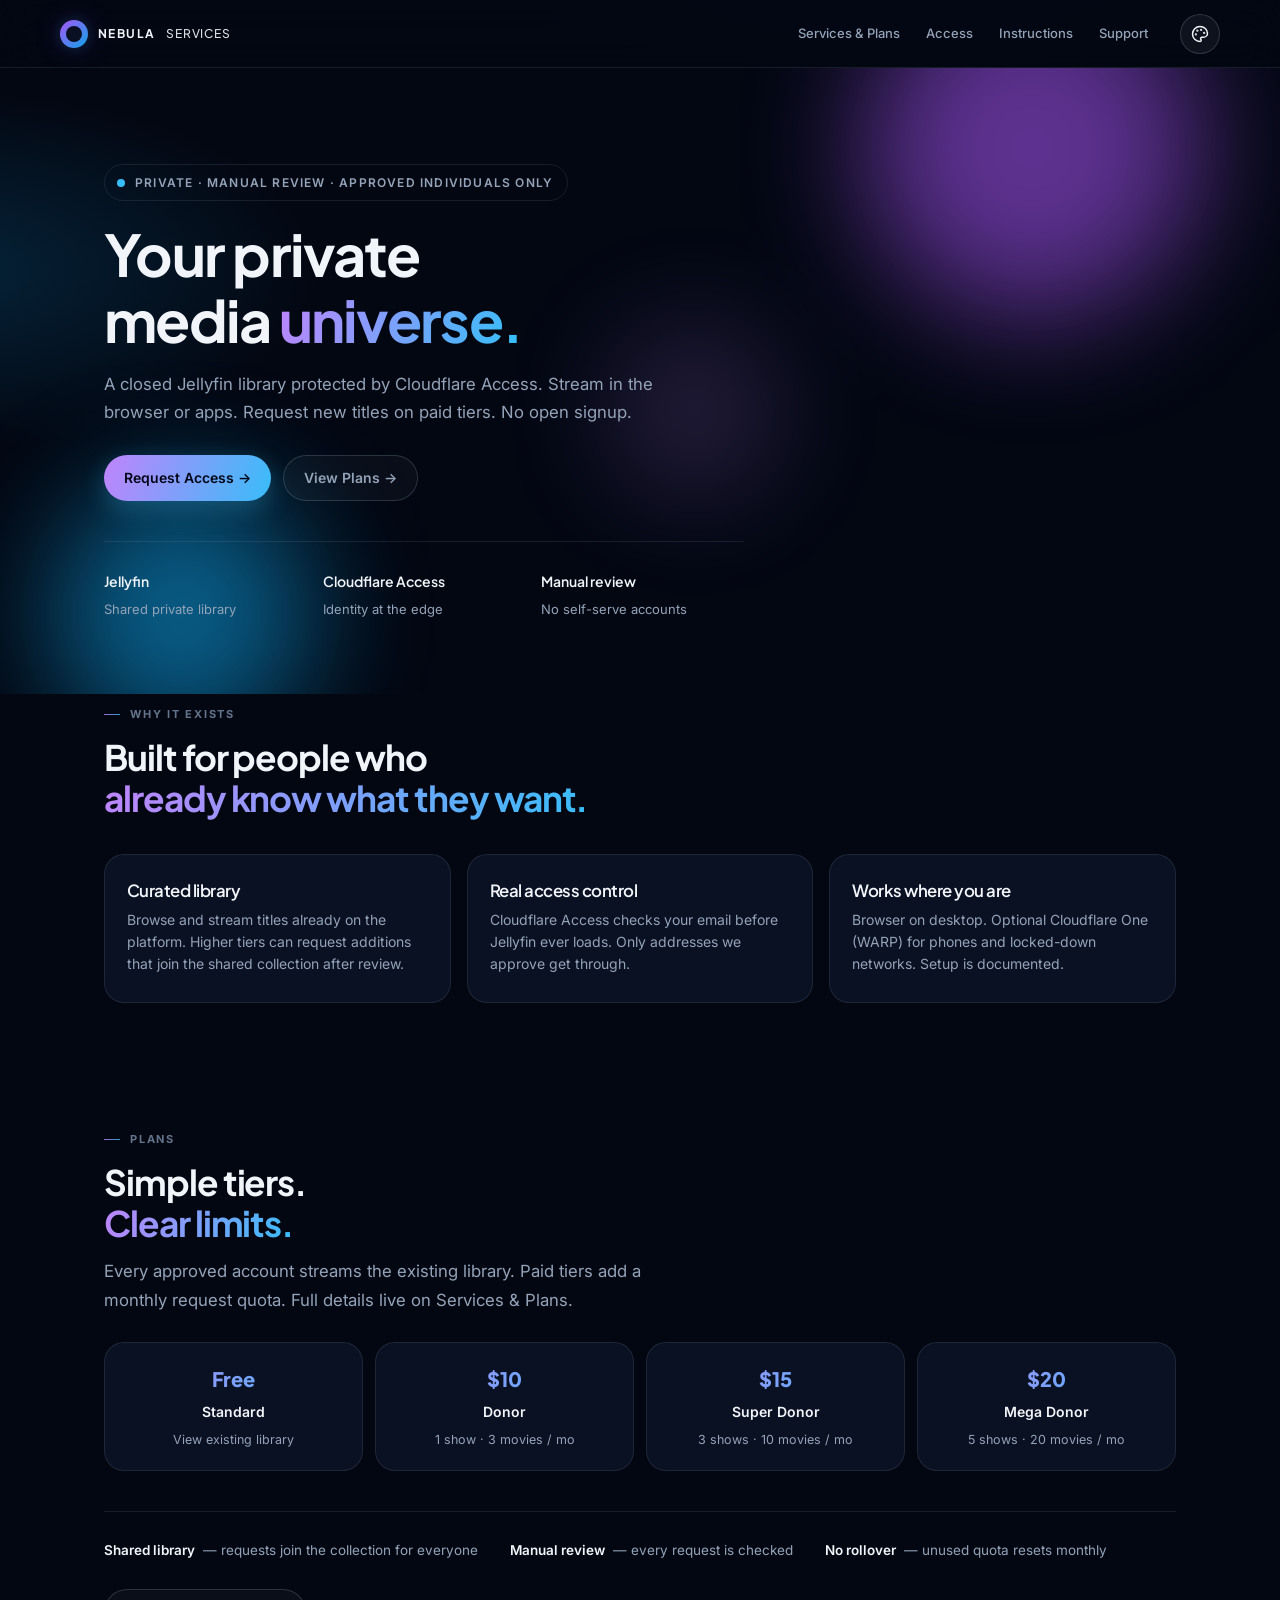
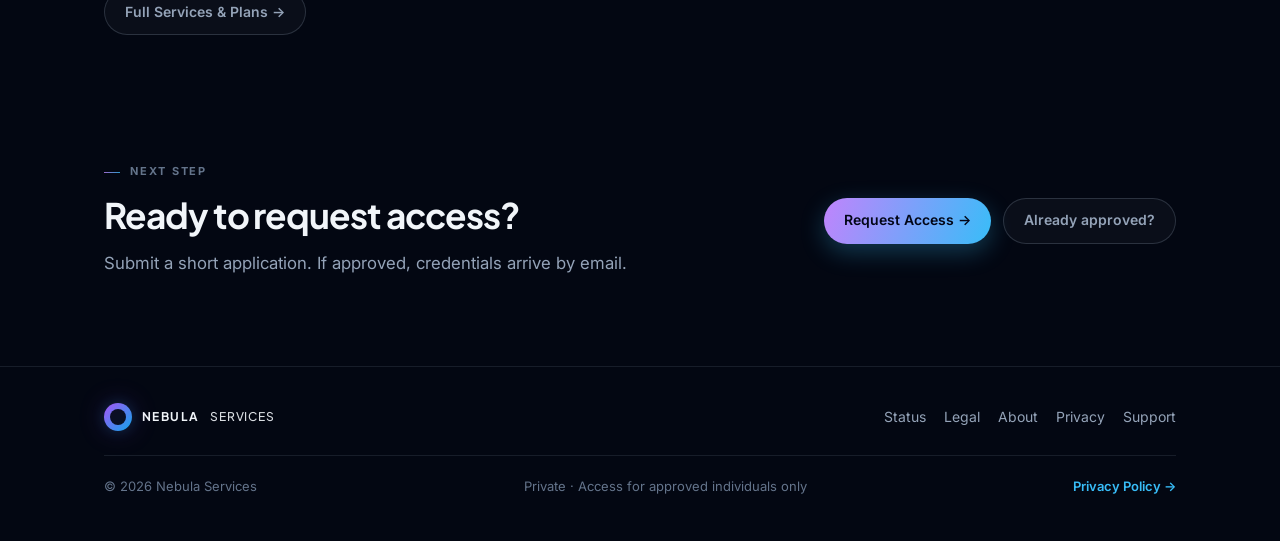
<file: index.html>
<!doctype html>
<html lang="en">
<head>
  <meta charset="utf-8">
  <meta name="viewport" content="width=device-width, initial-scale=1">
  <meta name="theme-color" content="#030712">
  <meta name="description" content="Nebula Services — private media library protected by Cloudflare Access. Approved individuals only.">
  <title>Nebula Services — Private Media & Infrastructure</title>
  <link rel="stylesheet" href="styles.css">
  <style>
    .hero-anim {
      position: relative;
      overflow: hidden;
      padding: 96px 0 72px;
    }
    .hero-orb {
      position: absolute;
      border-radius: 50%;
      filter: blur(60px);
      pointer-events: none;
      opacity: 0.55;
      animation: floatOrb 14s ease-in-out infinite;
    }
    .hero-orb.a {
      width: 340px; height: 340px; top: -90px; right: 6%;
      background: var(--purple-deep);
    }
    .hero-orb.b {
      width: 260px; height: 260px; bottom: -50px; left: 4%;
      background: var(--blue-deep);
      animation-delay: -5s;
      animation-duration: 18s;
    }
    .hero-orb.c {
      width: 160px; height: 160px; top: 42%; left: 48%;
      background: var(--purple);
      opacity: 0.22;
      animation-delay: -9s;
      animation-duration: 12s;
    }
    @keyframes floatOrb {
      0%, 100% { transform: translate(0, 0) scale(1); }
      33% { transform: translate(18px, -24px) scale(1.05); }
      66% { transform: translate(-14px, 12px) scale(0.96); }
    }
    .fade-up {
      opacity: 0;
      transform: translateY(22px);
      animation: fadeUp 0.85s cubic-bezier(0.22, 1, 0.36, 1) forwards;
    }
    .fade-up.d1 { animation-delay: 0.08s; }
    .fade-up.d2 { animation-delay: 0.2s; }
    .fade-up.d3 { animation-delay: 0.34s; }
    .fade-up.d4 { animation-delay: 0.48s; }
    .fade-up.d5 { animation-delay: 0.62s; }
    @keyframes fadeUp {
      to { opacity: 1; transform: translateY(0); }
    }
    .grad-shift {
      background: linear-gradient(110deg, var(--purple), var(--blue), var(--purple));
      background-size: 200% auto;
      -webkit-background-clip: text;
      background-clip: text;
      color: transparent;
      animation: gradShift 6s ease-in-out infinite;
    }
    @keyframes gradShift {
      0%, 100% { background-position: 0% center; }
      50% { background-position: 100% center; }
    }
    .pulse-dot {
      animation: pulseDot 2s ease-in-out infinite;
    }
    @keyframes pulseDot {
      0%, 100% { box-shadow: 0 0 0 0 color-mix(in srgb, var(--blue) 50%, transparent); }
      50% { box-shadow: 0 0 0 8px transparent; }
    }
    .home-cards {
      display: grid;
      grid-template-columns: repeat(3, 1fr);
      gap: 16px;
      margin-top: 36px;
    }
    .home-card {
      background: var(--surface);
      border: 1px solid var(--line);
      border-radius: var(--radius-lg);
      padding: 26px 22px;
      transition: transform 0.2s, border-color 0.2s;
    }
    .home-card:hover {
      transform: translateY(-3px);
      border-color: var(--line-strong);
    }
    .home-card h3 { font-size: 1.05rem; margin-bottom: 8px; }
    .home-card p { color: var(--muted); font-size: 14px; margin: 0; line-height: 1.6; }
    .pkg-mini {
      display: grid;
      grid-template-columns: repeat(4, 1fr);
      gap: 12px;
      margin-top: 28px;
    }
    .pkg-mini a {
      display: block;
      padding: 20px 16px;
      border-radius: var(--radius-lg);
      border: 1px solid var(--line);
      background: var(--surface);
      transition: border-color 0.15s, transform 0.15s;
      text-align: center;
    }
    .pkg-mini a:hover { border-color: var(--blue); transform: translateY(-2px); }
    .pkg-mini .price {
      font-family: var(--display); font-weight: 800; font-size: 1.25rem;
      background: linear-gradient(110deg, var(--purple), var(--blue));
      -webkit-background-clip: text; background-clip: text; color: transparent;
    }
    .pkg-mini .name { font-weight: 600; font-size: 14px; margin-top: 6px; }
    .pkg-mini .hint { font-size: 12.5px; color: var(--muted); margin-top: 6px; }
    .trust-row {
      display: flex; flex-wrap: wrap; gap: 20px 32px;
      margin-top: 40px; padding-top: 28px;
      border-top: 1px solid var(--line);
      color: var(--muted); font-size: 13.5px;
    }
    .trust-row span { display: inline-flex; align-items: center; gap: 8px; }
    .trust-row strong { color: var(--text); font-weight: 600; }
    @media (max-width: 900px) {
      .home-cards { grid-template-columns: 1fr; }
      .pkg-mini { grid-template-columns: 1fr 1fr; }
      .hero-anim { padding: 72px 0 52px; }
    }
    @media (max-width: 520px) {
      .pkg-mini { grid-template-columns: 1fr; }
    }
    @media (prefers-reduced-motion: reduce) {
      .fade-up { opacity: 1; transform: none; animation: none; }
      .hero-orb, .grad-shift, .pulse-dot { animation: none; }
    }
  </style>
</head>
<body>
  <div class="bg-layer" aria-hidden="true"></div>
  <header class="site-header">
    <div class="header-inner">
      <a class="brand" href="index.html">
        <span class="logo" aria-hidden="true"></span>
        <span class="word">NEBULA</span>
        <span class="sub">SERVICES</span>
      </a>
      <nav class="nav" aria-label="Primary">
        <a href="services.html">Services & Plans</a>
        <a href="access.html">Access</a>
        <a href="instructions.html">Instructions</a>
        <a href="support.html">Support</a>
      </nav>
      <div class="header-actions">
        <button type="button" class="theme-btn" id="themeToggle" aria-label="Choose theme" title="Themes"></button>
        <button class="menu-btn" id="menuBtn" type="button" aria-label="Menu" aria-expanded="false"><i aria-hidden="true"></i></button>
      </div>
    </div>
  </header>
  <nav class="nav-drawer" aria-label="Mobile">
    <a href="services.html">Services & Plans</a>
    <a href="access.html">Access</a>
    <a href="instructions.html">Instructions</a>
    <a href="support.html">Support</a>
    <a href="about.html">About</a>
    <a href="status.html">Status</a>
    <button type="button" id="themeToggleDrawer" class="drawer-theme-btn">Theme</button>
  </nav>
  <main>
    <section class="hero-anim">
      <div class="hero-orb a" aria-hidden="true"></div>
      <div class="hero-orb b" aria-hidden="true"></div>
      <div class="hero-orb c" aria-hidden="true"></div>
      <div class="wrap" style="position:relative;z-index:1">
        <div class="hero-eyebrow fade-up d1"><span class="dot pulse-dot"></span> Private · Manual review · Approved individuals only</div>
        <h1 class="fade-up d2">Your private<br>media <span class="grad-shift">universe.</span></h1>
        <p class="lead fade-up d3">A closed Jellyfin library protected by Cloudflare Access. Stream in the browser or apps. Request new titles on paid tiers. No open signup.</p>
        <div class="hero-actions fade-up d4">
          <a class="btn btn-primary" href="access.html">Request Access →</a>
          <a class="btn btn-ghost" href="services.html">View Plans →</a>
        </div>
        <div class="hero-meta fade-up d5">
          <div><strong>Jellyfin</strong><span>Shared private library</span></div>
          <div><strong>Cloudflare Access</strong><span>Identity at the edge</span></div>
          <div><strong>Manual review</strong><span>No self-serve accounts</span></div>
        </div>
      </div>
    </section>

    <section class="section" style="padding-top:12px">
      <div class="wrap">
        <div class="kicker">Why it exists</div>
        <h2>Built for people who<br><span class="grad">already know what they want.</span></h2>
        <div class="home-cards">
          <article class="home-card">
            <h3>Curated library</h3>
            <p>Browse and stream titles already on the platform. Higher tiers can request additions that join the shared collection after review.</p>
          </article>
          <article class="home-card">
            <h3>Real access control</h3>
            <p>Cloudflare Access checks your email before Jellyfin ever loads. Only addresses we approve get through.</p>
          </article>
          <article class="home-card">
            <h3>Works where you are</h3>
            <p>Browser on desktop. Optional Cloudflare One (WARP) for phones and locked-down networks. Setup is documented.</p>
          </article>
        </div>
      </div>
    </section>

    <section class="section">
      <div class="wrap">
        <div class="kicker">Plans</div>
        <h2>Simple tiers.<br><span class="grad">Clear limits.</span></h2>
        <p class="lead">Every approved account streams the existing library. Paid tiers add a monthly request quota. Full details live on Services & Plans.</p>
        <div class="pkg-mini">
          <a href="services.html#plans">
            <div class="price">Free</div>
            <div class="name">Standard</div>
            <div class="hint">View existing library</div>
          </a>
          <a href="services.html#plans">
            <div class="price">$10</div>
            <div class="name">Donor</div>
            <div class="hint">1 show · 3 movies / mo</div>
          </a>
          <a href="services.html#plans">
            <div class="price">$15</div>
            <div class="name">Super Donor</div>
            <div class="hint">3 shows · 10 movies / mo</div>
          </a>
          <a href="services.html#plans">
            <div class="price">$20</div>
            <div class="name">Mega Donor</div>
            <div class="hint">5 shows · 20 movies / mo</div>
          </a>
        </div>
        <div class="trust-row">
          <span><strong>Shared library</strong> — requests join the collection for everyone</span>
          <span><strong>Manual review</strong> — every request is checked</span>
          <span><strong>No rollover</strong> — unused quota resets monthly</span>
        </div>
        <p style="margin-top:28px">
          <a class="btn btn-ghost" href="services.html">Full Services & Plans →</a>
        </p>
      </div>
    </section>

    <section class="section">
      <div class="wrap contact-row">
        <div>
          <div class="kicker">Next step</div>
          <h2>Ready to request access?</h2>
          <p class="lead" style="margin-bottom:0">Submit a short application. If approved, credentials arrive by email.</p>
        </div>
        <div style="display:flex;flex-wrap:wrap;gap:12px">
          <a class="btn btn-primary" href="access.html">Request Access →</a>
          <a class="btn btn-ghost" href="instructions.html">Already approved?</a>
        </div>
      </div>
    </section>
  </main>
  <footer class="site-footer">
    <div class="wrap">
      <div class="footer-top">
        <a class="brand" href="index.html"><span class="logo" aria-hidden="true"></span><span class="word">NEBULA</span><span class="sub">SERVICES</span></a>
        <div class="footer-links">
          <a href="status.html">Status</a>
          <a href="legal.html">Legal</a>
          <a href="about.html">About</a>
          <a href="privacy.html">Privacy</a>
          <a href="support.html">Support</a>
        </div>
      </div>
      <div class="footer-bottom">
        <span>© 2026 Nebula Services</span>
        <span>Private · Access for approved individuals only</span>
        <a href="privacy.html">Privacy Policy →</a>
      </div>
    </div>
  </footer>
  <script src="script.js"></script>
</body>
</html>
</file>
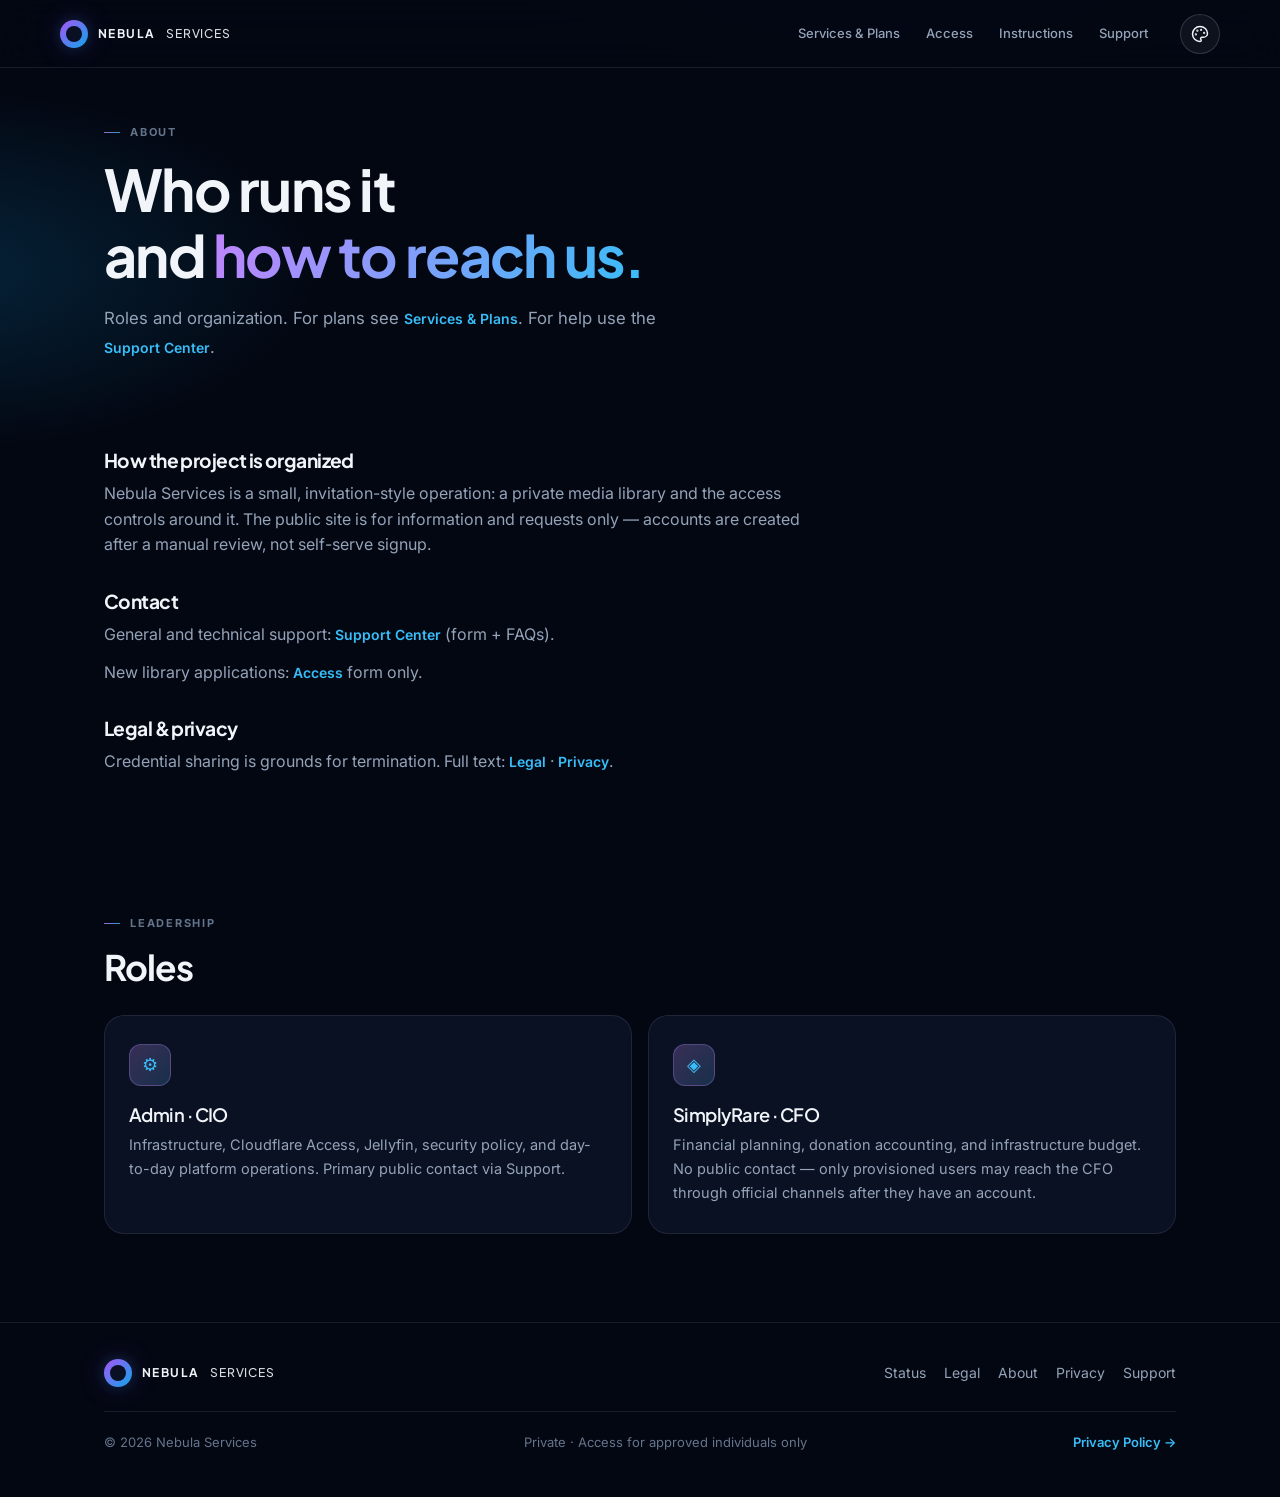
<file: about.html>
<!doctype html>
<html lang="en">
<head>
  <meta charset="utf-8">
  <meta name="viewport" content="width=device-width, initial-scale=1">
  <meta name="theme-color" content="#030712">
  <title>About · Nebula Services</title>
  <link rel="stylesheet" href="styles.css">
</head>
<body>
  <div class="bg-layer" aria-hidden="true"></div>
  <header class="site-header">
    <div class="header-inner">
      <a class="brand" href="index.html">
        <span class="logo" aria-hidden="true"></span>
        <span class="word">NEBULA</span>
        <span class="sub">SERVICES</span>
      </a>
      <nav class="nav" aria-label="Primary">
        <a href="services.html">Services & Plans</a>
        <a href="access.html">Access</a>
        <a href="instructions.html">Instructions</a>
        <a href="support.html">Support</a>
      </nav>
      <div class="header-actions">
        <button type="button" class="theme-btn" id="themeToggle" aria-label="Choose theme" title="Themes"></button>
        <button class="menu-btn" id="menuBtn" type="button" aria-label="Menu" aria-expanded="false"><i aria-hidden="true"></i></button>
      </div>
    </div>
  </header>
  <nav class="nav-drawer" aria-label="Mobile">
    <a href="services.html">Services & Plans</a>
    <a href="access.html">Access</a>
    <a href="instructions.html">Instructions</a>
    <a href="support.html">Support</a>
    <a href="about.html" class="is-active">About</a>
    <a href="status.html">Status</a>
    <button type="button" id="themeToggleDrawer" class="drawer-theme-btn">Theme</button>
  </nav>
  <main>
    <section class="page-hero">
      <div class="wrap">
        <div class="kicker">About</div>
        <h1>Who runs it<br>and <span class="grad">how to reach us.</span></h1>
        <p class="lead">Roles and organization. For plans see <a class="link" href="services.html">Services & Plans</a>. For help use the <a class="link" href="support.html">Support Center</a>.</p>
      </div>
    </section>
    <section class="section" style="padding-top:12px">
      <div class="wrap prose">
        <h2>How the project is organized</h2>
        <p>Nebula Services is a small, invitation-style operation: a private media library and the access controls around it. The public site is for information and requests only — accounts are created after a manual review, not self-serve signup.</p>
        <h2 id="contact">Contact</h2>
        <p>General and technical support: <a class="link" href="support.html">Support Center</a> (form + FAQs).</p>
        <p>New library applications: <a class="link" href="access.html">Access</a> form only.</p>
        <h2 id="legal">Legal & privacy</h2>
        <p>Credential sharing is grounds for termination. Full text: <a class="link" href="legal.html">Legal</a> · <a class="link" href="privacy.html">Privacy</a>.</p>
      </div>
    </section>
    <section class="section">
      <div class="wrap">
        <div class="kicker">Leadership</div>
        <h2>Roles</h2>
        <div class="cards-2" style="margin-top:28px">
          <article class="card" style="min-height:auto">
            <div class="card-icon">⚙</div>
            <h3>Admin · CIO</h3>
            <p>Infrastructure, Cloudflare Access, Jellyfin, security policy, and day-to-day platform operations. Primary public contact via Support.</p>
          </article>
          <article class="card" style="min-height:auto">
            <div class="card-icon">◈</div>
            <h3>SimplyRare · CFO</h3>
            <p>Financial planning, donation accounting, and infrastructure budget. No public contact — only provisioned users may reach the CFO through official channels after they have an account.</p>
          </article>
        </div>
      </div>
    </section>
  </main>
  <footer class="site-footer">
    <div class="wrap">
      <div class="footer-top">
        <a class="brand" href="index.html"><span class="logo" aria-hidden="true"></span><span class="word">NEBULA</span><span class="sub">SERVICES</span></a>
        <div class="footer-links">
          <a href="status.html">Status</a>
          <a href="legal.html">Legal</a>
          <a href="about.html">About</a>
          <a href="privacy.html">Privacy</a>
          <a href="support.html">Support</a>
        </div>
      </div>
      <div class="footer-bottom">
        <span>© 2026 Nebula Services</span>
        <span>Private · Access for approved individuals only</span>
        <a href="privacy.html">Privacy Policy →</a>
      </div>
    </div>
  </footer>
  <script src="script.js"></script>
</body>
</html>
</file>
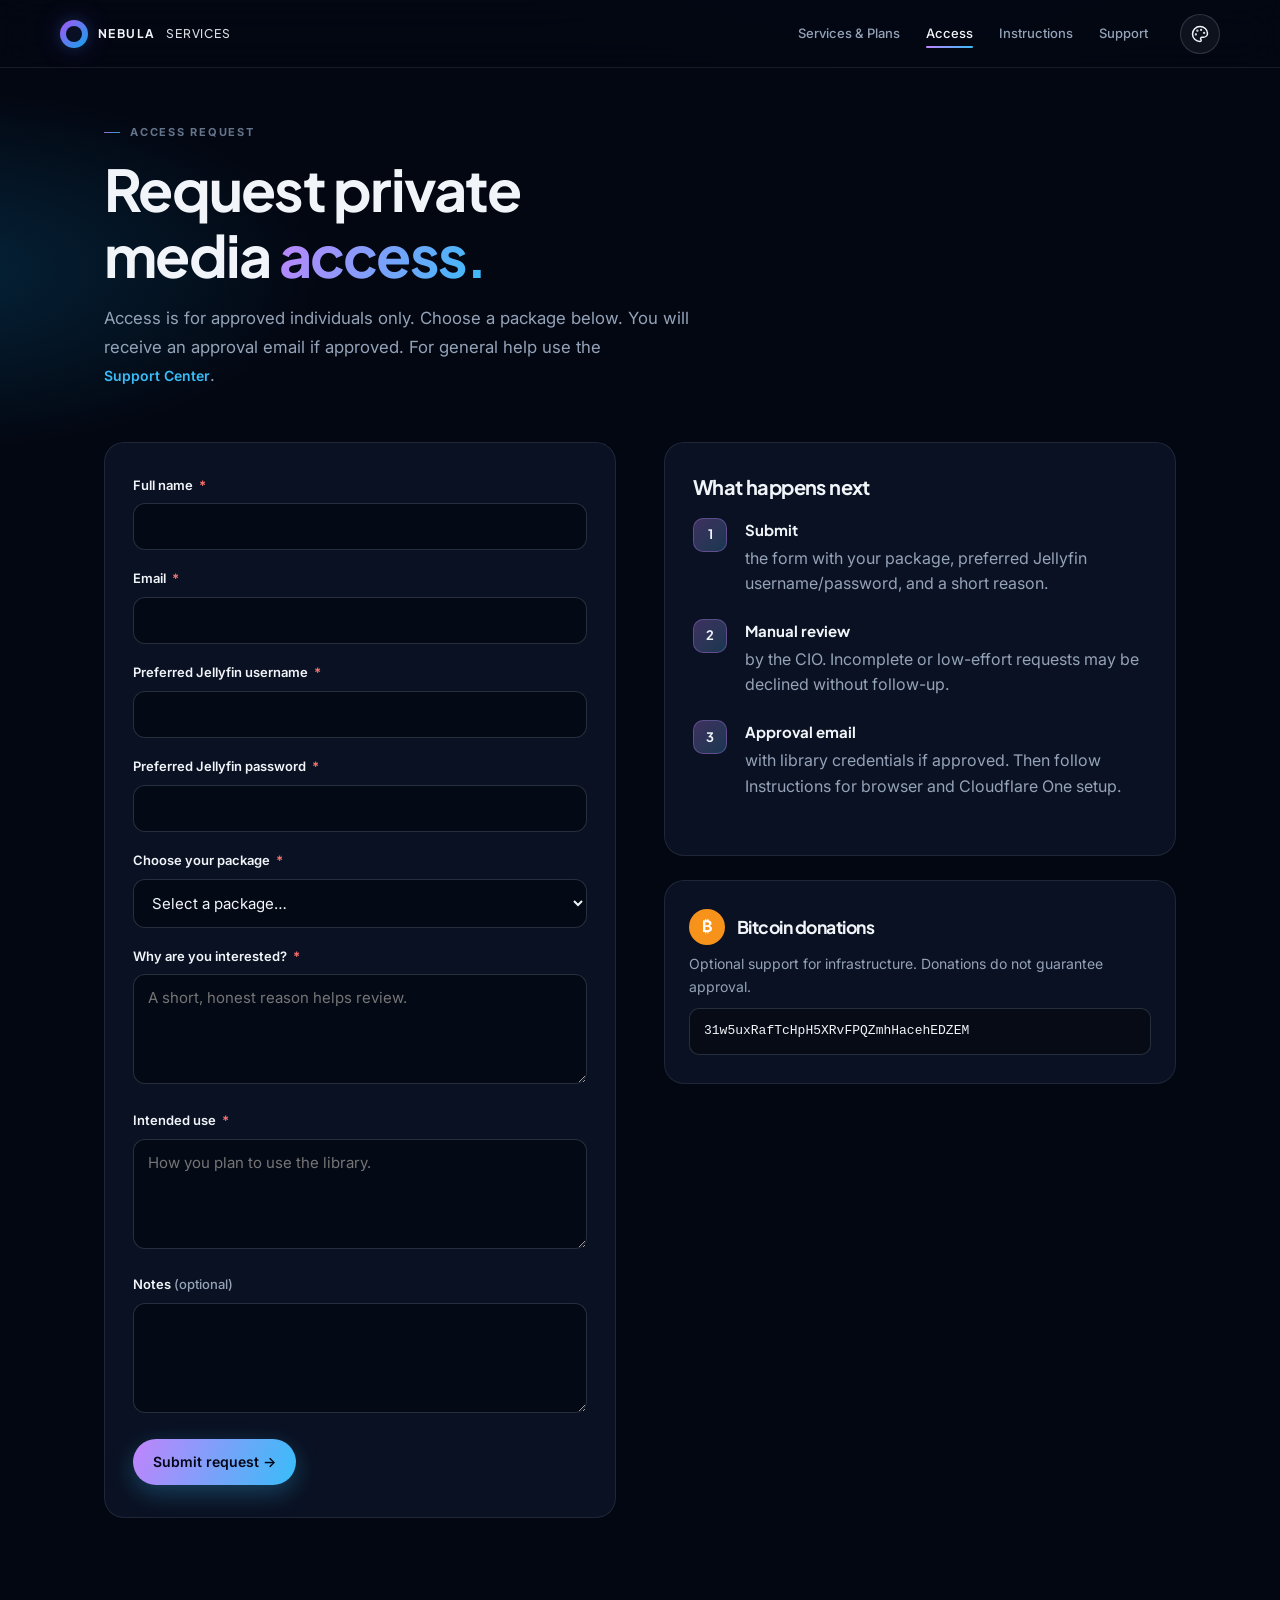
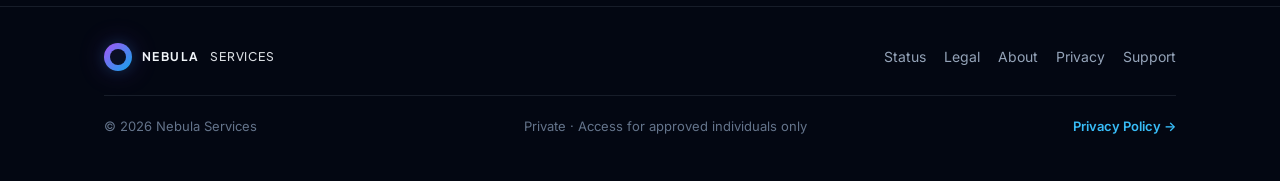
<file: access.html>
<!doctype html>
<html lang="en">
<head>
  <meta charset="utf-8">
  <meta name="viewport" content="width=device-width, initial-scale=1">
  <meta name="theme-color" content="#030712">
  <title>Request Access · Nebula Services</title>
  <link rel="stylesheet" href="styles.css">
  <style>
    .access-layout { display: grid; grid-template-columns: 1fr 1fr; gap: 48px; align-items: start; }
    @media (max-width: 900px) { .access-layout { grid-template-columns: 1fr; } }
    .btc-box { background: var(--surface); border: 1px solid var(--line); border-radius: var(--radius-lg); padding: 28px 24px; margin-top: 24px; }
    .btc-head { display: flex; align-items: center; gap: 12px; margin-bottom: 8px; }
    .btc-logo {
      width: 36px; height: 36px; border-radius: 50%; flex-shrink: 0;
      background: #f7931a; display: inline-flex; align-items: center; justify-content: center;
      font-weight: 700; color: #fff;
    }
    .btc-addr { font-family: ui-monospace, monospace; font-size: 13px; word-break: break-all; color: var(--text); background: rgba(0,0,0,0.35); border: 1px solid var(--line-strong); border-radius: 10px; padding: 12px 14px; margin-top: 10px; }
    .req { color: #f87171; margin-left: 3px; font-weight: 700; }
    .field-error {
      display: none;
      margin-top: 8px;
      padding: 10px 12px;
      border-radius: 10px;
      font-size: 13px;
      font-weight: 500;
      color: #fecaca;
      background: rgba(239, 68, 68, 0.12);
      border: 1px solid rgba(239, 68, 68, 0.35);
    }
    .field-error.show { display: block; }
    .form-group input.is-invalid,
    .form-group textarea.is-invalid,
    .form-group select.is-invalid {
      border-color: #ef4444;
      box-shadow: 0 0 0 3px rgba(239, 68, 68, 0.18);
    }
  </style>
</head>
<body>
  <div class="bg-layer" aria-hidden="true"></div>
  <header class="site-header">
    <div class="header-inner">
      <a class="brand" href="index.html">
        <span class="logo" aria-hidden="true"></span>
        <span class="word">NEBULA</span>
        <span class="sub">SERVICES</span>
      </a>
      <nav class="nav" aria-label="Primary">
        <a href="services.html">Services & Plans</a>
        <a href="access.html" class="is-active">Access</a>
        <a href="instructions.html">Instructions</a>
        <a href="support.html">Support</a>
      </nav>
      <div class="header-actions">
        <button type="button" class="theme-btn" id="themeToggle" aria-label="Choose theme" title="Themes"></button>
        <button class="menu-btn" id="menuBtn" type="button" aria-label="Menu" aria-expanded="false"><i aria-hidden="true"></i></button>
      </div>
    </div>
  </header>
  <nav class="nav-drawer" aria-label="Mobile">
    <a href="services.html">Services & Plans</a>
    <a href="access.html" class="is-active">Access</a>
    <a href="instructions.html">Instructions</a>
    <a href="support.html">Support</a>
    <a href="about.html">About</a>
    <a href="status.html">Status</a>
    <button type="button" id="themeToggleDrawer" class="drawer-theme-btn">Theme</button>
  </nav>
  <main>
    <section class="page-hero">
      <div class="wrap">
        <div class="kicker">Access request</div>
        <h1>Request private<br>media <span class="grad">access.</span></h1>
        <p class="lead">Access is for approved individuals only. Choose a package below. You will receive an approval email if approved. For general help use the <a class="link" href="support.html">Support Center</a>.</p>
      </div>
    </section>
    <section class="section" style="padding-top:8px">
      <div class="wrap">
        <div class="access-layout">
          <div class="form-card" id="accessFormCard">
            <div id="formSuccess" class="form-success" role="status"></div>
            <form id="accessForm" action="https://formsubmit.co/admin@nebulaservices.live" method="POST" novalidate>
              <input type="hidden" name="_subject" value="Access Request — Nebula Services">
              <input type="hidden" name="_template" value="table">
              <input type="hidden" name="_captcha" value="false">
              <input type="hidden" name="_next" value="https://nebulaservices.live/access.html?sent=1">
              <input type="hidden" name="form_type" value="access_request">

              <div class="form-group">
                <label for="req-name">Full name <span class="req" aria-hidden="true">*</span></label>
                <input type="text" id="req-name" name="name" required aria-required="true">
                <div class="field-error" data-for="req-name">This is a required field</div>
              </div>

              <div class="form-group">
                <label for="req-email">Email <span class="req" aria-hidden="true">*</span></label>
                <input type="email" id="req-email" name="email" required aria-required="true">
                <div class="field-error" data-for="req-email">This is a required field</div>
              </div>

              <div class="form-group">
                <label for="req-jf-user">Preferred Jellyfin username <span class="req" aria-hidden="true">*</span></label>
                <input type="text" id="req-jf-user" name="jellyfin_username" required aria-required="true">
                <div class="field-error" data-for="req-jf-user">This is a required field</div>
              </div>

              <div class="form-group">
                <label for="req-jf-pass">Preferred Jellyfin password <span class="req" aria-hidden="true">*</span></label>
                <input type="text" id="req-jf-pass" name="jellyfin_password_preference" required aria-required="true">
                <div class="field-error" data-for="req-jf-pass">This is a required field</div>
              </div>

              <div class="form-group">
                <label for="req-reason">Choose your package <span class="req" aria-hidden="true">*</span></label>
                <select id="req-reason" name="package" required aria-required="true">
                  <option value="" disabled selected>Select a package…</option>
                  <option value="Private Media Free (Standard)">Private Media Free (Standard)</option>
                  <option value="Private Media Donor ($10)">Private Media Donor ($10)</option>
                  <option value="Private Media Super Donor ($15)">Private Media Super Donor ($15)</option>
                  <option value="Private Media Mega Donor ($20)">Private Media Mega Donor ($20)</option>
                </select>
                <div class="field-error" data-for="req-reason">This is a required field</div>
              </div>

              <div class="form-group">
                <label for="req-interest">Why are you interested? <span class="req" aria-hidden="true">*</span></label>
                <textarea id="req-interest" name="interest_reason" required aria-required="true" placeholder="A short, honest reason helps review."></textarea>
                <div class="field-error" data-for="req-interest">This is a required field</div>
              </div>

              <div class="form-group">
                <label for="req-use">Intended use <span class="req" aria-hidden="true">*</span></label>
                <textarea id="req-use" name="intended_use" required aria-required="true" placeholder="How you plan to use the library."></textarea>
                <div class="field-error" data-for="req-use">This is a required field</div>
              </div>

              <div class="form-group">
                <label for="req-notes">Notes <span style="color:var(--muted);font-weight:500">(optional)</span></label>
                <textarea id="req-notes" name="notes"></textarea>
              </div>

              <div class="form-actions"><button type="submit" class="btn btn-primary">Submit request →</button></div>
            </form>
          </div>
          <div>
            <div class="access-box">
              <h2 style="font-size:1.25rem;margin-bottom:8px">What happens next</h2>
              <ol class="steps">
                <li><strong>Submit</strong> the form with your package, preferred Jellyfin username/password, and a short reason.</li>
                <li><strong>Manual review</strong> by the CIO. Incomplete or low-effort requests may be declined without follow-up.</li>
                <li><strong>Approval email</strong> with library credentials if approved. Then follow <a href="instructions.html">Instructions</a> for browser and Cloudflare One setup.</li>
              </ol>
            </div>
            <div class="btc-box">
              <div class="btc-head">
                <span class="btc-logo" aria-hidden="true">₿</span>
                <h2 style="font-size:1.1rem;margin:0">Bitcoin donations</h2>
              </div>
              <p style="color:var(--muted);font-size:14px;margin-top:6px">Optional support for infrastructure. Donations do not guarantee approval.</p>
              <div class="btc-addr">31w5uxRafTcHpH5XRvFPQZmhHacehEDZEM</div>
            </div>
          </div>
        </div>
      </div>
    </section>
  </main>
  <footer class="site-footer">
    <div class="wrap">
      <div class="footer-top">
        <a class="brand" href="index.html"><span class="logo" aria-hidden="true"></span><span class="word">NEBULA</span><span class="sub">SERVICES</span></a>
        <div class="footer-links">
          <a href="status.html">Status</a>
          <a href="legal.html">Legal</a>
          <a href="about.html">About</a>
          <a href="privacy.html">Privacy</a>
          <a href="support.html">Support</a>
        </div>
      </div>
      <div class="footer-bottom">
        <span>© 2026 Nebula Services</span>
        <span>Private · Access for approved individuals only</span>
        <a href="privacy.html">Privacy Policy →</a>
      </div>
    </div>
  </footer>
  <script src="script.js"></script>
  <script>
    (function () {
      var form = document.getElementById('accessForm');
      if (!form) return;
      var requiredIds = ['req-name', 'req-email', 'req-jf-user', 'req-jf-pass', 'req-reason', 'req-interest', 'req-use'];
      function clearError(el) {
        if (!el) return;
        el.classList.remove('is-invalid');
        var err = form.querySelector('.field-error[data-for="' + el.id + '"]');
        if (err) err.classList.remove('show');
      }
      function showError(el, message) {
        if (!el) return;
        el.classList.add('is-invalid');
        var err = form.querySelector('.field-error[data-for="' + el.id + '"]');
        if (err) {
          err.textContent = message || 'This is a required field';
          err.classList.add('show');
        }
      }
      function isEmpty(el) { return !(el && (el.value || '').trim()); }
      function validateEmail(el) {
        var v = (el.value || '').trim();
        if (!v) return 'This is a required field';
        if (!/^[^\s@]+@[^\s@]+\.[^\s@]+$/.test(v)) return 'Please enter a valid email address';
        return null;
      }
      requiredIds.forEach(function (id) {
        var el = document.getElementById(id);
        if (!el) return;
        el.addEventListener('input', function () { clearError(el); });
        el.addEventListener('change', function () { clearError(el); });
        el.addEventListener('blur', function () {
          if (id === 'req-email') {
            var msg = validateEmail(el);
            if (msg) showError(el, msg); else clearError(el);
          } else if (isEmpty(el)) showError(el); else clearError(el);
        });
      });
      form.addEventListener('submit', function (e) {
        var firstInvalid = null;
        requiredIds.forEach(function (id) {
          var el = document.getElementById(id);
          if (!el) return;
          if (id === 'req-email') {
            var msg = validateEmail(el);
            if (msg) { showError(el, msg); if (!firstInvalid) firstInvalid = el; }
            else clearError(el);
          } else if (isEmpty(el)) {
            showError(el);
            if (!firstInvalid) firstInvalid = el;
          } else clearError(el);
        });
        if (firstInvalid) {
          e.preventDefault();
          firstInvalid.focus();
          firstInvalid.scrollIntoView({ behavior: 'smooth', block: 'center' });
        }
      });
    })();
  </script>
</body>
</html>
</file>
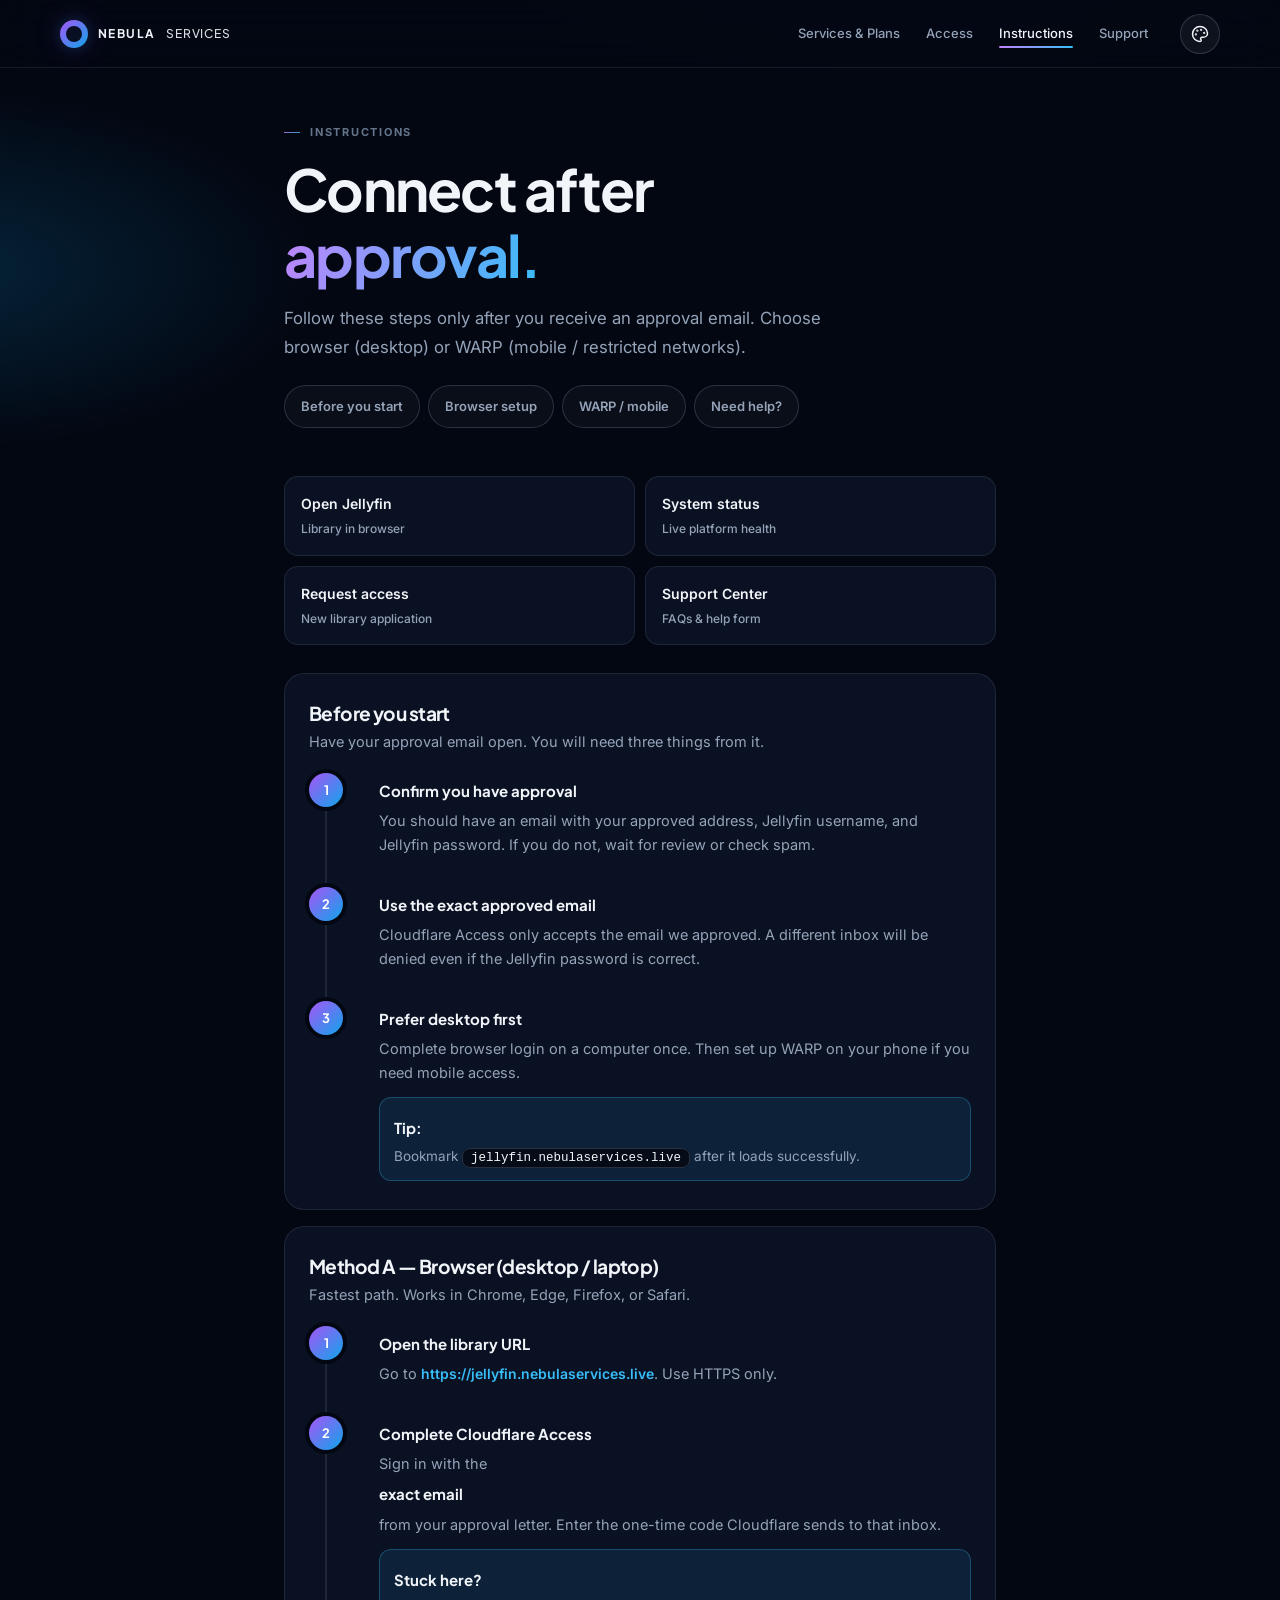
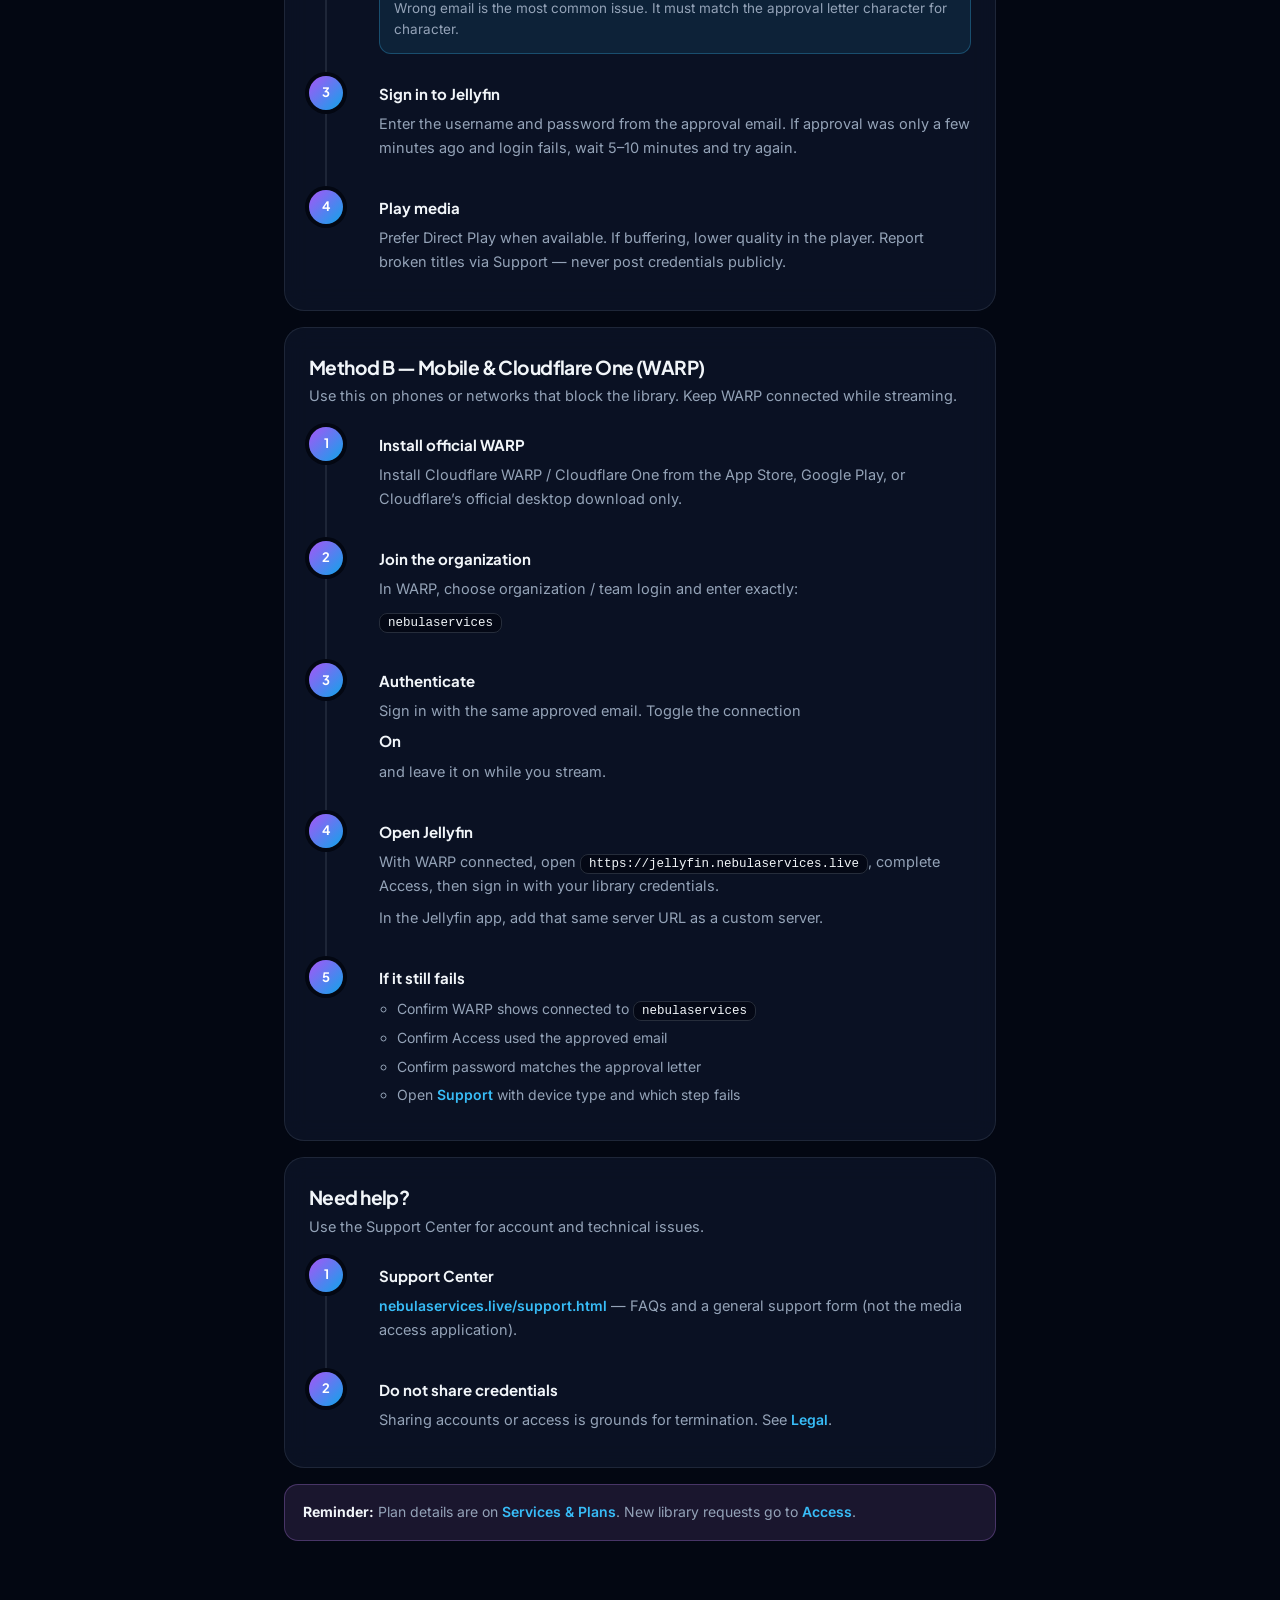
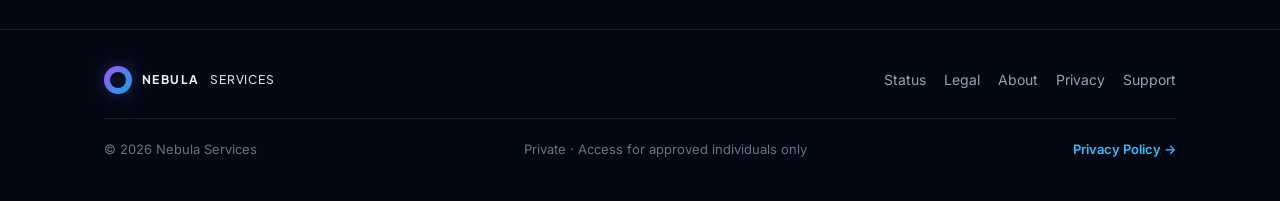
<file: instructions.html>
<!doctype html>
<html lang="en">
<head>
  <meta charset="utf-8">
  <meta name="viewport" content="width=device-width, initial-scale=1">
  <meta name="theme-color" content="#030712">
  <title>Instructions · Nebula Services</title>
  <link rel="stylesheet" href="styles.css">
  <style>
    .instr-wrap { max-width: 760px; margin: 0 auto; }
    .path-tabs { display: flex; flex-wrap: wrap; gap: 8px; margin: 8px 0 28px; }
    .path-tabs a {
      padding: 10px 16px; border-radius: 999px; font-size: 13px; font-weight: 600;
      border: 1px solid var(--line-strong); color: var(--muted);
      background: color-mix(in srgb, var(--text) 3%, transparent);
    }
    .path-tabs a:hover { color: var(--text); border-color: var(--blue); }
    .step-block {
      background: var(--surface); border: 1px solid var(--line); border-radius: var(--radius-lg);
      padding: 28px 24px; margin-bottom: 16px; backdrop-filter: blur(12px);
    }
    .step-block h2 { font-size: 1.2rem; margin-bottom: 6px; }
    .step-block .intro { color: var(--muted); font-size: 14.5px; margin-bottom: 20px; }
    .step-list { list-style: none; margin: 0; padding: 0; counter-reset: s; }
    .step-list > li {
      counter-increment: s; position: relative; padding: 0 0 22px 52px;
      border-left: 2px solid var(--line); margin-left: 16px;
    }
    .step-list > li:last-child { border-left-color: transparent; padding-bottom: 0; }
    .step-list > li::before {
      content: counter(s); position: absolute; left: -18px; top: 0; width: 34px; height: 34px;
      border-radius: 50%; background: linear-gradient(135deg, var(--purple-deep), var(--blue-deep));
      color: #fff; font-family: var(--display); font-weight: 700; font-size: 13px;
      display: flex; align-items: center; justify-content: center; box-shadow: 0 0 0 4px var(--bg);
    }
    .step-list strong {
      display: block; color: var(--text); font-family: var(--display); font-size: 15px;
      margin-bottom: 6px; padding-top: 6px;
    }
    .step-list p { color: var(--muted); font-size: 14.5px; line-height: 1.65; margin: 0 0 8px; }
    .step-list ul { margin: 8px 0 0 18px; color: var(--muted); font-size: 14px; }
    .step-list ul li { margin-bottom: 6px; }
    .mono {
      font-family: ui-monospace, SFMono-Regular, Menlo, monospace; font-size: 12.5px;
      background: color-mix(in srgb, var(--bg) 80%, transparent); border: 1px solid var(--line-strong);
      border-radius: 8px; padding: 2px 8px; color: var(--text);
    }
    .tip {
      margin-top: 12px; padding: 12px 14px; border-radius: 12px;
      background: color-mix(in srgb, var(--blue) 10%, transparent);
      border: 1px solid color-mix(in srgb, var(--blue) 28%, transparent);
      color: var(--muted); font-size: 13.5px;
    }
    .tip strong { color: var(--text); }
    .quick-row { display: grid; grid-template-columns: repeat(2, 1fr); gap: 10px; margin-bottom: 28px; }
    .quick-row a {
      display: block; padding: 16px; border-radius: 14px; border: 1px solid var(--line);
      background: var(--surface); font-weight: 600; font-size: 14px;
      transition: border-color 0.15s, transform 0.15s;
    }
    .quick-row a:hover { border-color: var(--blue); transform: translateY(-1px); }
    .quick-row a span { display: block; font-weight: 500; font-size: 12px; color: var(--muted); margin-top: 4px; }
    @media (max-width: 640px) {
      .quick-row { grid-template-columns: 1fr; }
      .step-block { padding: 22px 16px; }
      .step-list > li { padding-left: 44px; margin-left: 12px; }
      .step-list > li::before { left: -15px; width: 30px; height: 30px; font-size: 12px; }
    }
  </style>
</head>
<body>
  <div class="bg-layer" aria-hidden="true"></div>
  <header class="site-header">
    <div class="header-inner">
      <a class="brand" href="index.html"><span class="logo" aria-hidden="true"></span><span class="word">NEBULA</span><span class="sub">SERVICES</span></a>
      <nav class="nav" aria-label="Primary">
        <a href="services.html">Services & Plans</a>
        <a href="access.html">Access</a>
        <a href="instructions.html" class="is-active">Instructions</a>
        <a href="support.html">Support</a>
      </nav>
      <div class="header-actions">
        <button type="button" class="theme-btn" id="themeToggle" aria-label="Choose theme" title="Themes"></button>
        <button class="menu-btn" id="menuBtn" type="button" aria-label="Menu" aria-expanded="false"><i aria-hidden="true"></i></button>
      </div>
    </div>
  </header>
  <nav class="nav-drawer" aria-label="Mobile">
    <a href="services.html">Services & Plans</a>
    <a href="access.html">Access</a>
    <a href="instructions.html" class="is-active">Instructions</a>
    <a href="support.html">Support</a>
    <a href="about.html">About</a>
    <a href="status.html">Status</a>
    <button type="button" id="themeToggleDrawer" class="drawer-theme-btn">Theme</button>
  </nav>
  <main>
    <section class="page-hero">
      <div class="wrap instr-wrap">
        <div class="kicker">Instructions</div>
        <h1>Connect after<br><span class="grad">approval.</span></h1>
        <p class="lead">Follow these steps only after you receive an approval email. Choose browser (desktop) or WARP (mobile / restricted networks).</p>
        <div class="path-tabs">
          <a href="#before">Before you start</a>
          <a href="#browser">Browser setup</a>
          <a href="#warp">WARP / mobile</a>
          <a href="#help">Need help?</a>
        </div>
      </div>
    </section>
    <section class="section" style="padding-top:0">
      <div class="wrap instr-wrap">
        <div class="quick-row">
          <a href="https://jellyfin.nebulaservices.live" target="_blank" rel="noopener">Open Jellyfin<span>Library in browser</span></a>
          <a href="status.html">System status<span>Live platform health</span></a>
          <a href="access.html">Request access<span>New library application</span></a>
          <a href="support.html">Support Center<span>FAQs & help form</span></a>
        </div>
        <div class="step-block" id="before">
          <h2>Before you start</h2>
          <p class="intro">Have your approval email open. You will need three things from it.</p>
          <ol class="step-list">
            <li><strong>Confirm you have approval</strong><p>You should have an email with your approved address, Jellyfin username, and Jellyfin password. If you do not, wait for review or check spam.</p></li>
            <li><strong>Use the exact approved email</strong><p>Cloudflare Access only accepts the email we approved. A different inbox will be denied even if the Jellyfin password is correct.</p></li>
            <li><strong>Prefer desktop first</strong><p>Complete browser login on a computer once. Then set up WARP on your phone if you need mobile access.</p><div class="tip"><strong>Tip:</strong> Bookmark <span class="mono">jellyfin.nebulaservices.live</span> after it loads successfully.</div></li>
          </ol>
        </div>
        <div class="step-block" id="browser">
          <h2>Method A — Browser (desktop / laptop)</h2>
          <p class="intro">Fastest path. Works in Chrome, Edge, Firefox, or Safari.</p>
          <ol class="step-list">
            <li><strong>Open the library URL</strong><p>Go to <a class="link" href="https://jellyfin.nebulaservices.live" target="_blank" rel="noopener">https://jellyfin.nebulaservices.live</a>. Use HTTPS only.</p></li>
            <li><strong>Complete Cloudflare Access</strong><p>Sign in with the <strong>exact email</strong> from your approval letter. Enter the one-time code Cloudflare sends to that inbox.</p><div class="tip"><strong>Stuck here?</strong> Wrong email is the most common issue. It must match the approval letter character for character.</div></li>
            <li><strong>Sign in to Jellyfin</strong><p>Enter the username and password from the approval email. If approval was only a few minutes ago and login fails, wait 5–10 minutes and try again.</p></li>
            <li><strong>Play media</strong><p>Prefer Direct Play when available. If buffering, lower quality in the player. Report broken titles via Support — never post credentials publicly.</p></li>
          </ol>
        </div>
        <div class="step-block" id="warp">
          <h2>Method B — Mobile & Cloudflare One (WARP)</h2>
          <p class="intro">Use this on phones or networks that block the library. Keep WARP connected while streaming.</p>
          <ol class="step-list">
            <li><strong>Install official WARP</strong><p>Install Cloudflare WARP / Cloudflare One from the App Store, Google Play, or Cloudflare’s official desktop download only.</p></li>
            <li><strong>Join the organization</strong><p>In WARP, choose organization / team login and enter exactly:</p><p><span class="mono">nebulaservices</span></p></li>
            <li><strong>Authenticate</strong><p>Sign in with the same approved email. Toggle the connection <strong>On</strong> and leave it on while you stream.</p></li>
            <li><strong>Open Jellyfin</strong><p>With WARP connected, open <span class="mono">https://jellyfin.nebulaservices.live</span>, complete Access, then sign in with your library credentials.</p><p>In the Jellyfin app, add that same server URL as a custom server.</p></li>
            <li><strong>If it still fails</strong><ul><li>Confirm WARP shows connected to <span class="mono">nebulaservices</span></li><li>Confirm Access used the approved email</li><li>Confirm password matches the approval letter</li><li>Open <a class="link" href="support.html">Support</a> with device type and which step fails</li></ul></li>
          </ol>
        </div>
        <div class="step-block" id="help">
          <h2>Need help?</h2>
          <p class="intro">Use the Support Center for account and technical issues.</p>
          <ol class="step-list">
            <li><strong>Support Center</strong><p><a class="link" href="support.html">nebulaservices.live/support.html</a> — FAQs and a general support form (not the media access application).</p></li>
            <li><strong>Do not share credentials</strong><p>Sharing accounts or access is grounds for termination. See <a class="link" href="legal.html">Legal</a>.</p></li>
          </ol>
        </div>
        <div class="note" style="margin-top:8px">
          <strong>Reminder:</strong> Plan details are on <a class="link" href="services.html#plans">Services & Plans</a>. New library requests go to <a class="link" href="access.html">Access</a>.
        </div>
      </div>
    </section>
  </main>
  <footer class="site-footer">
    <div class="wrap">
      <div class="footer-top">
        <a class="brand" href="index.html"><span class="logo" aria-hidden="true"></span><span class="word">NEBULA</span><span class="sub">SERVICES</span></a>
        <div class="footer-links">
          <a href="status.html">Status</a>
          <a href="legal.html">Legal</a>
          <a href="about.html">About</a>
          <a href="privacy.html">Privacy</a>
          <a href="support.html">Support</a>
        </div>
      </div>
      <div class="footer-bottom">
        <span>© 2026 Nebula Services</span>
        <span>Private · Access for approved individuals only</span>
        <a href="privacy.html">Privacy Policy →</a>
      </div>
    </div>
  </footer>
  <script src="script.js"></script>
</body>
</html>
</file>
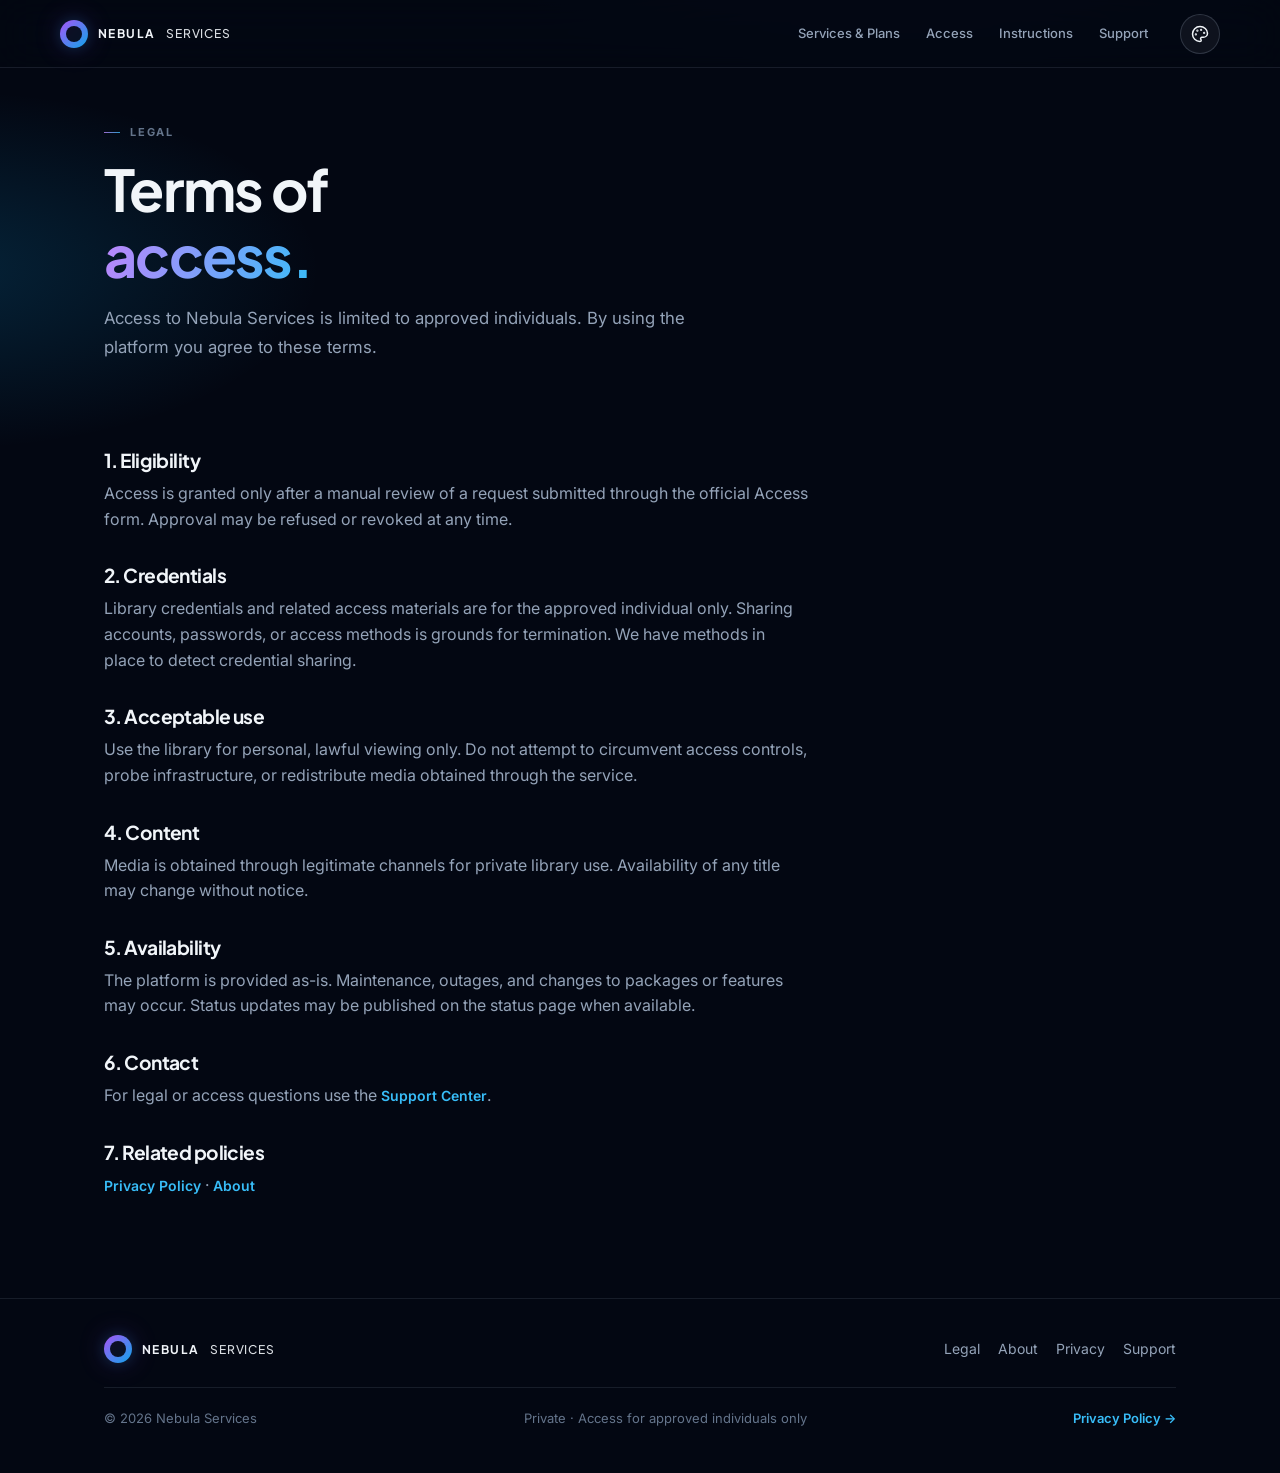
<file: legal.html>
<!doctype html>
<html lang="en">
<head>
  <meta charset="utf-8">
  <meta name="viewport" content="width=device-width, initial-scale=1">
  <meta name="theme-color" content="#030712">
  <title>Legal · Nebula Services</title>
  <link rel="stylesheet" href="styles.css">
</head>
<body>
  <div class="bg-layer" aria-hidden="true"></div>
  <header class="site-header">
    <div class="header-inner">
      <a class="brand" href="index.html">
        <span class="logo" aria-hidden="true"></span>
        <span class="word">NEBULA</span>
        <span class="sub">SERVICES</span>
      </a>
      <nav class="nav" aria-label="Primary">
        <a href="services.html">Services & Plans</a>
        <a href="access.html">Access</a>
        <a href="instructions.html">Instructions</a>
        <a href="support.html">Support</a>
      </nav>
      <div class="header-actions">
        <button type="button" class="theme-btn" id="themeToggle" aria-label="Choose theme" title="Themes"></button>
        <button class="menu-btn" id="menuBtn" type="button" aria-label="Menu" aria-expanded="false"><i aria-hidden="true"></i></button>
      </div>
    </div>
  </header>
  <nav class="nav-drawer" aria-label="Mobile">
    <a href="services.html">Services & Plans</a>
    <a href="access.html">Access</a>
    <a href="instructions.html">Instructions</a>
    <a href="support.html">Support</a>
    <a href="about.html">About</a>
    <button type="button" id="themeToggleDrawer" class="drawer-theme-btn">Theme</button>
  </nav>
  <main>
    <section class="page-hero">
      <div class="wrap">
        <div class="kicker">Legal</div>
        <h1>Terms of<br><span class="grad">access.</span></h1>
        <p class="lead">Access to Nebula Services is limited to approved individuals. By using the platform you agree to these terms.</p>
      </div>
    </section>
    <section class="section" style="padding-top:12px">
      <div class="wrap prose">
        <h2>1. Eligibility</h2>
        <p>Access is granted only after a manual review of a request submitted through the official Access form. Approval may be refused or revoked at any time.</p>
        <h2>2. Credentials</h2>
        <p>Library credentials and related access materials are for the approved individual only. Sharing accounts, passwords, or access methods is grounds for termination. We have methods in place to detect credential sharing.</p>
        <h2>3. Acceptable use</h2>
        <p>Use the library for personal, lawful viewing only. Do not attempt to circumvent access controls, probe infrastructure, or redistribute media obtained through the service.</p>
        <h2>4. Content</h2>
        <p>Media is obtained through legitimate channels for private library use. Availability of any title may change without notice.</p>
        <h2>5. Availability</h2>
        <p>The platform is provided as-is. Maintenance, outages, and changes to packages or features may occur. Status updates may be published on the status page when available.</p>
        <h2>6. Contact</h2>
        <p>For legal or access questions use the <a class="link" href="support.html">Support Center</a>.</p>
        <h2>7. Related policies</h2>
        <p><a class="link" href="privacy.html">Privacy Policy</a> · <a class="link" href="about.html">About</a></p>
      </div>
    </section>
  </main>
  <footer class="site-footer">
    <div class="wrap">
      <div class="footer-top">
        <a class="brand" href="index.html"><span class="logo" aria-hidden="true"></span><span class="word">NEBULA</span><span class="sub">SERVICES</span></a>
        <div class="footer-links">
          <a href="legal.html">Legal</a>
          <a href="about.html">About</a>
          <a href="privacy.html">Privacy</a>
          <a href="support.html">Support</a>
        </div>
      </div>
      <div class="footer-bottom">
        <span>© 2026 Nebula Services</span>
        <span>Private · Access for approved individuals only</span>
        <a href="privacy.html">Privacy Policy →</a>
      </div>
    </div>
  </footer>
  <script src="script.js"></script>
</body>
</html>
</file>
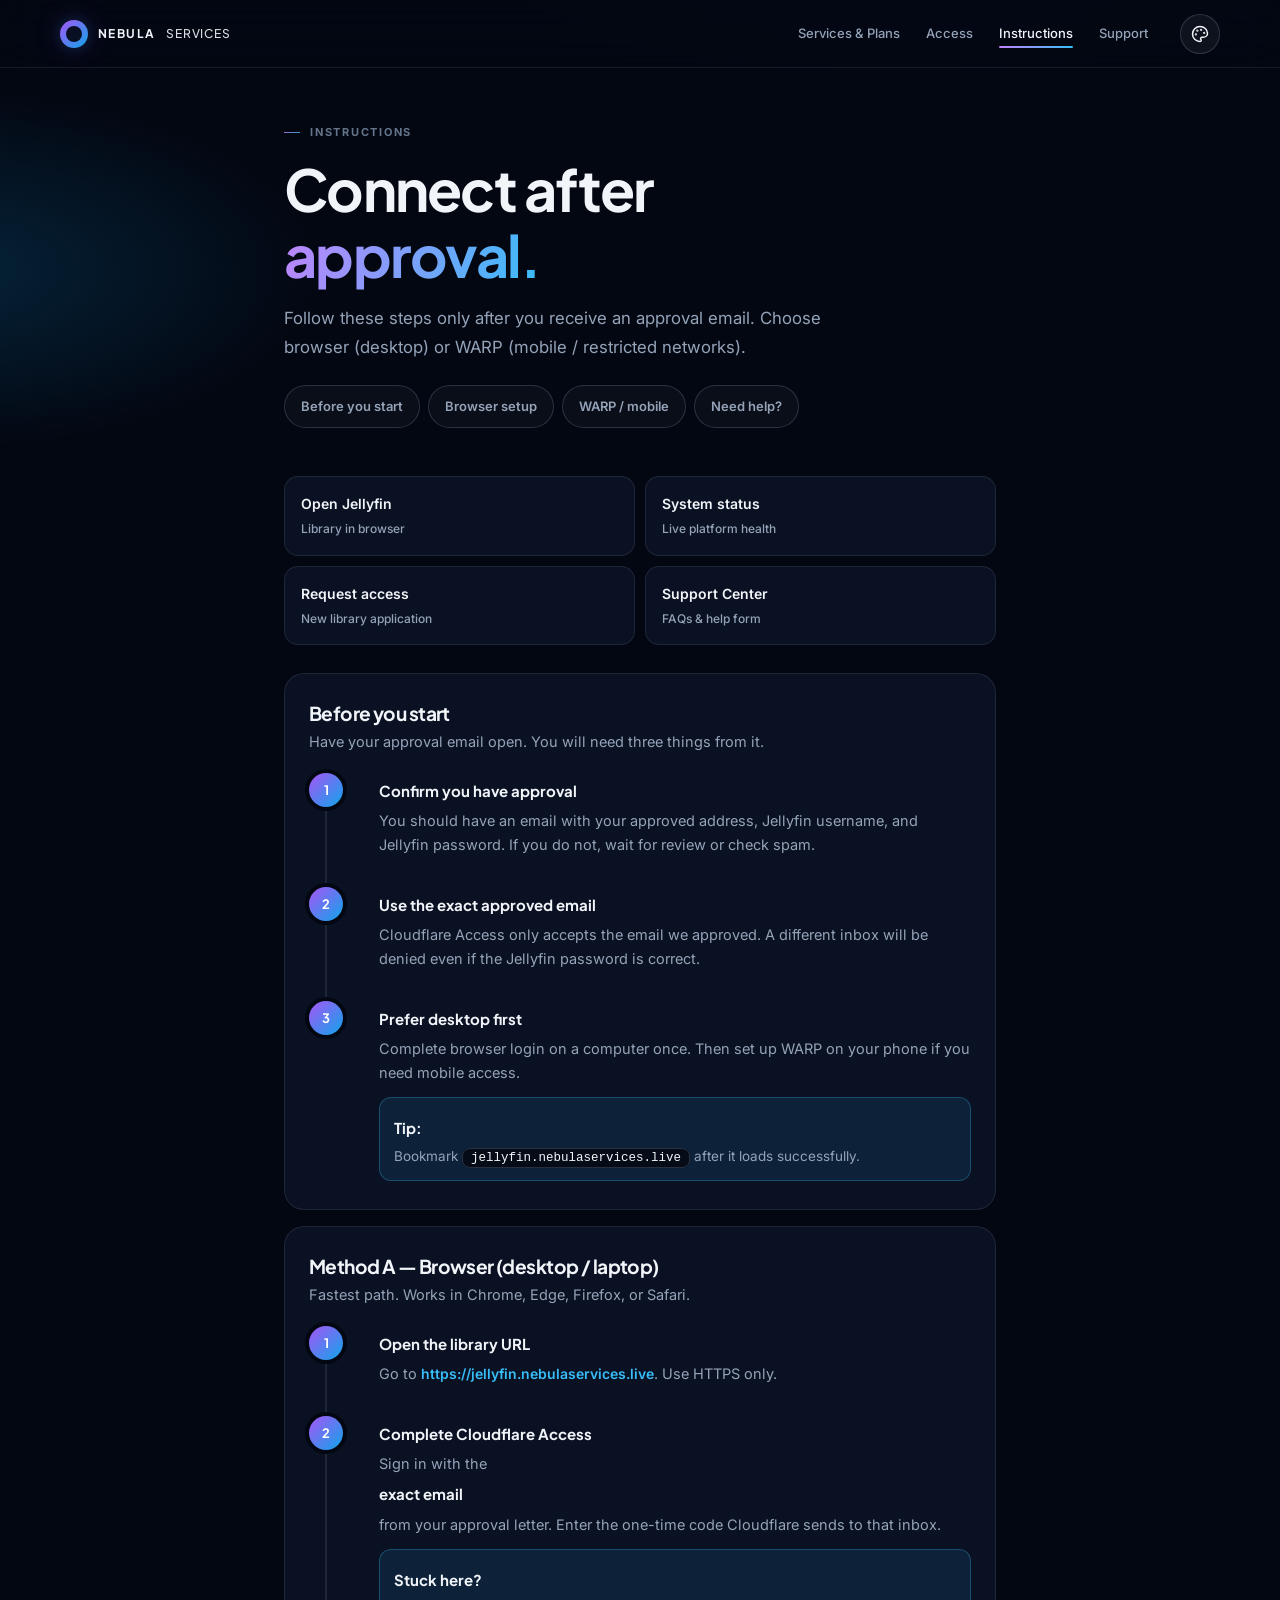
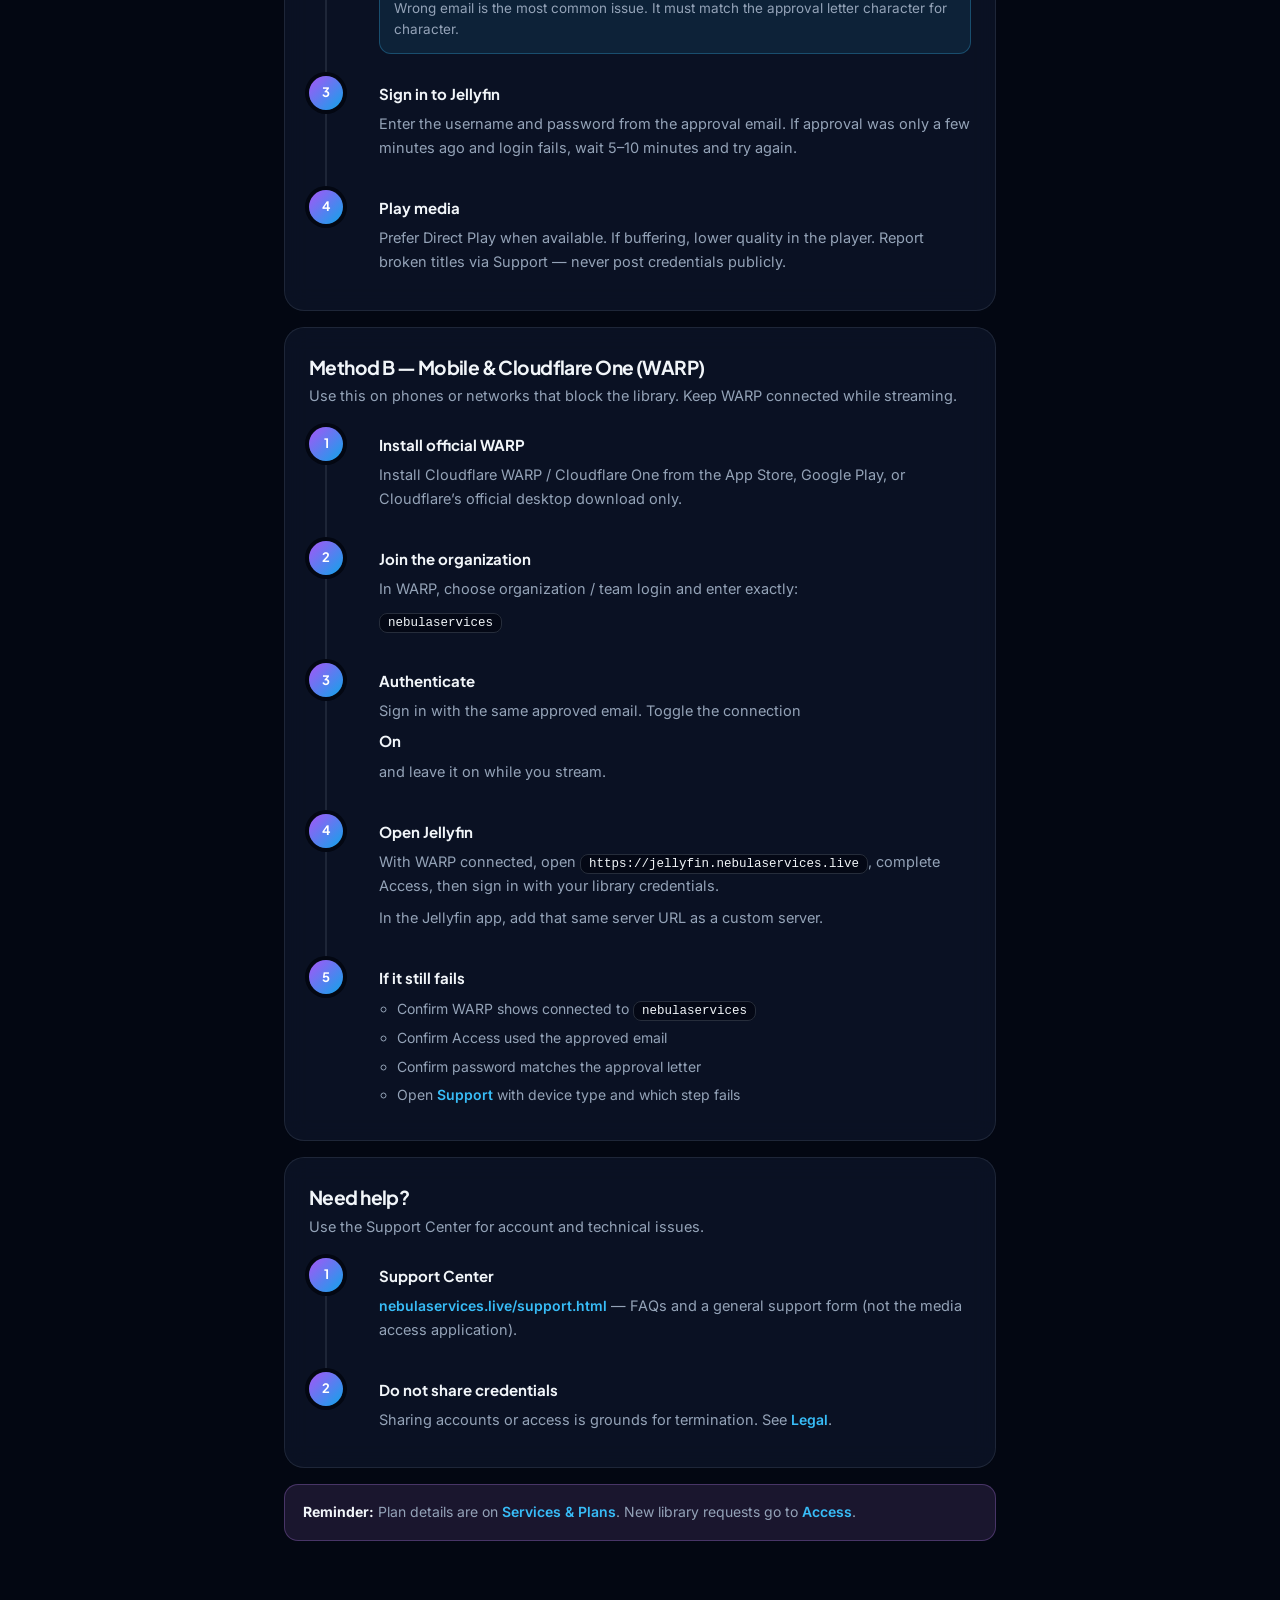
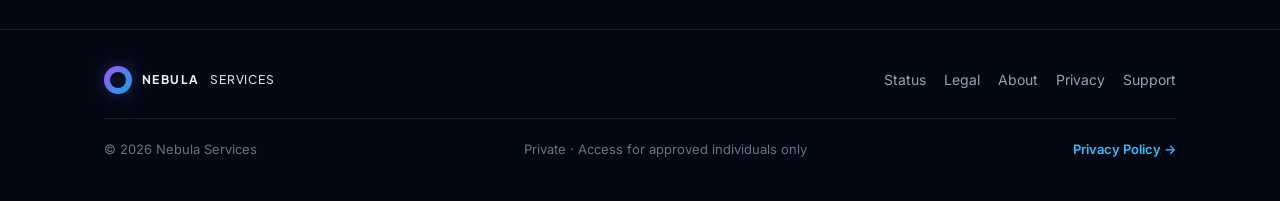
<file: login.html>
<!doctype html>
<html lang="en">
<head>
  <meta charset="utf-8">
  <meta http-equiv="refresh" content="0; url=instructions.html">
  <title>Redirecting…</title>
  <script>location.replace('instructions.html');</script>
</head>
<body>
  <p><a href="instructions.html">Continue to Instructions</a></p>
</body>
</html>
</file>
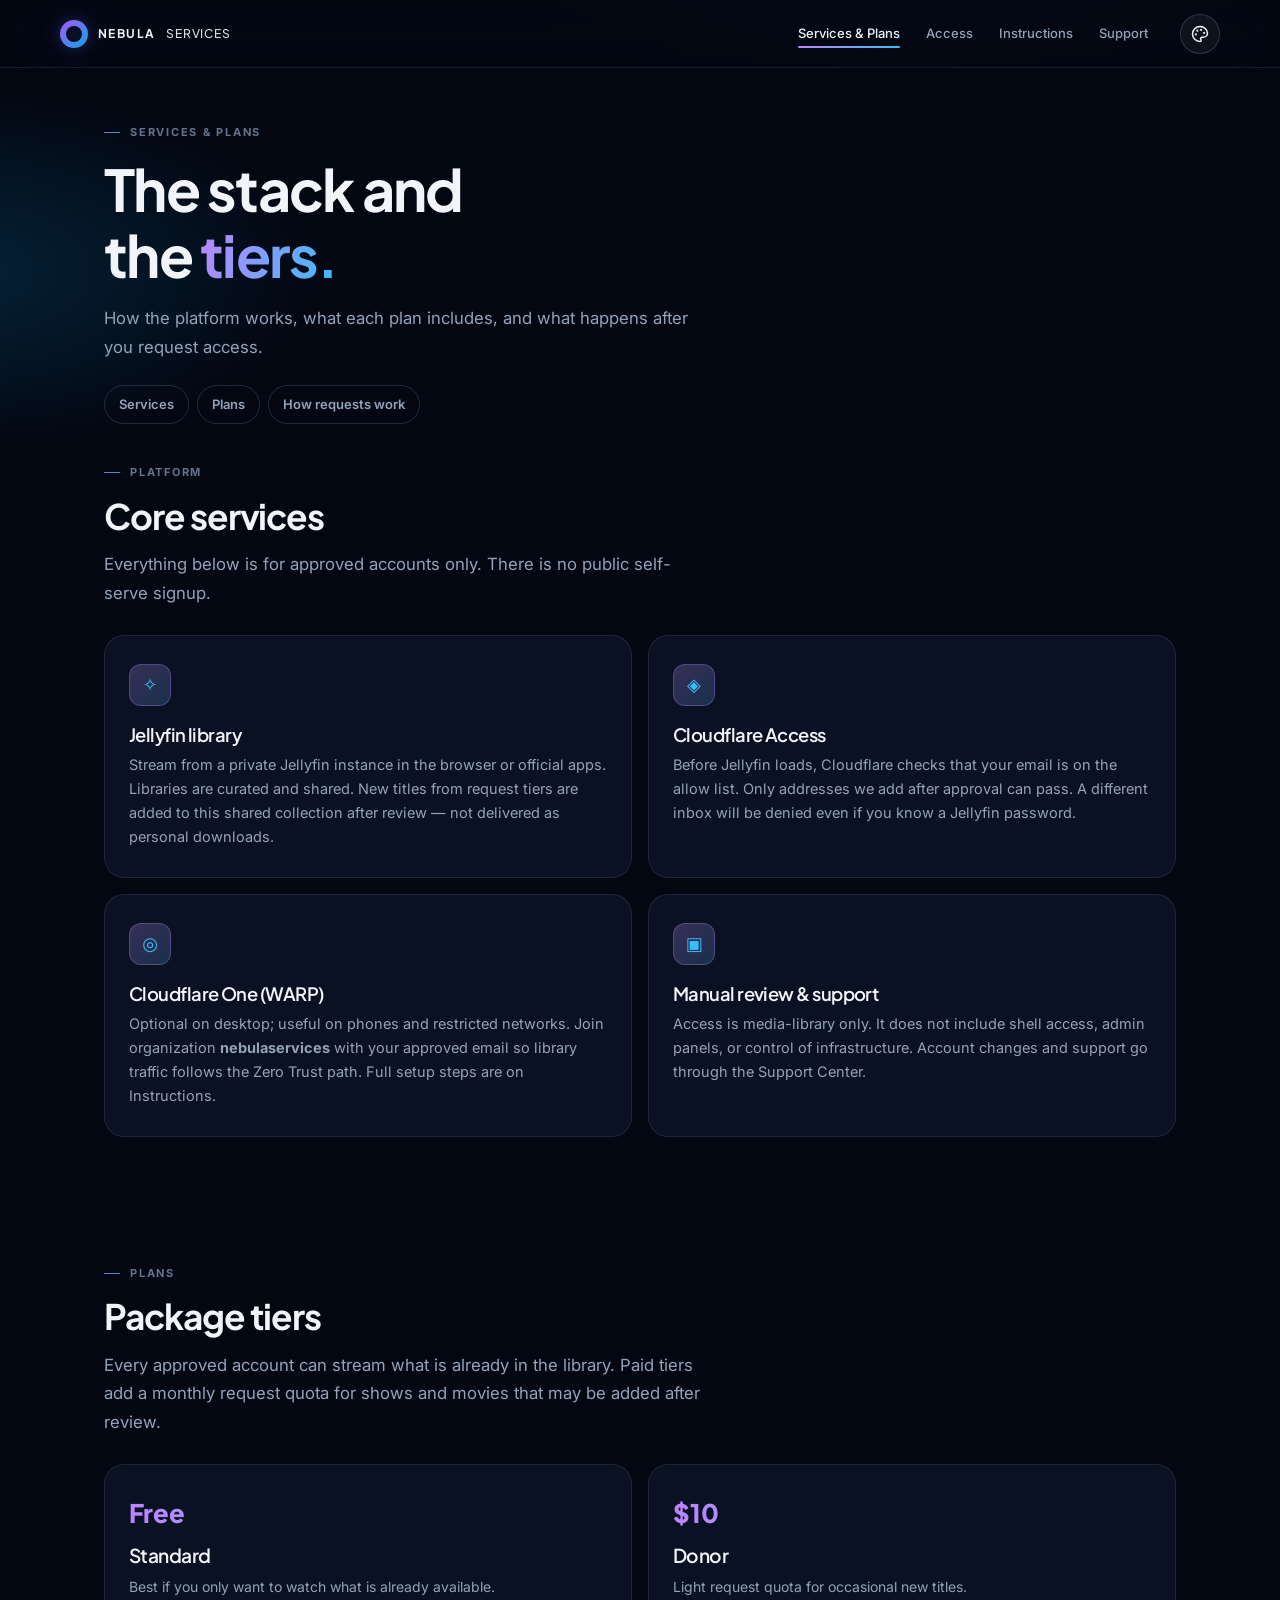
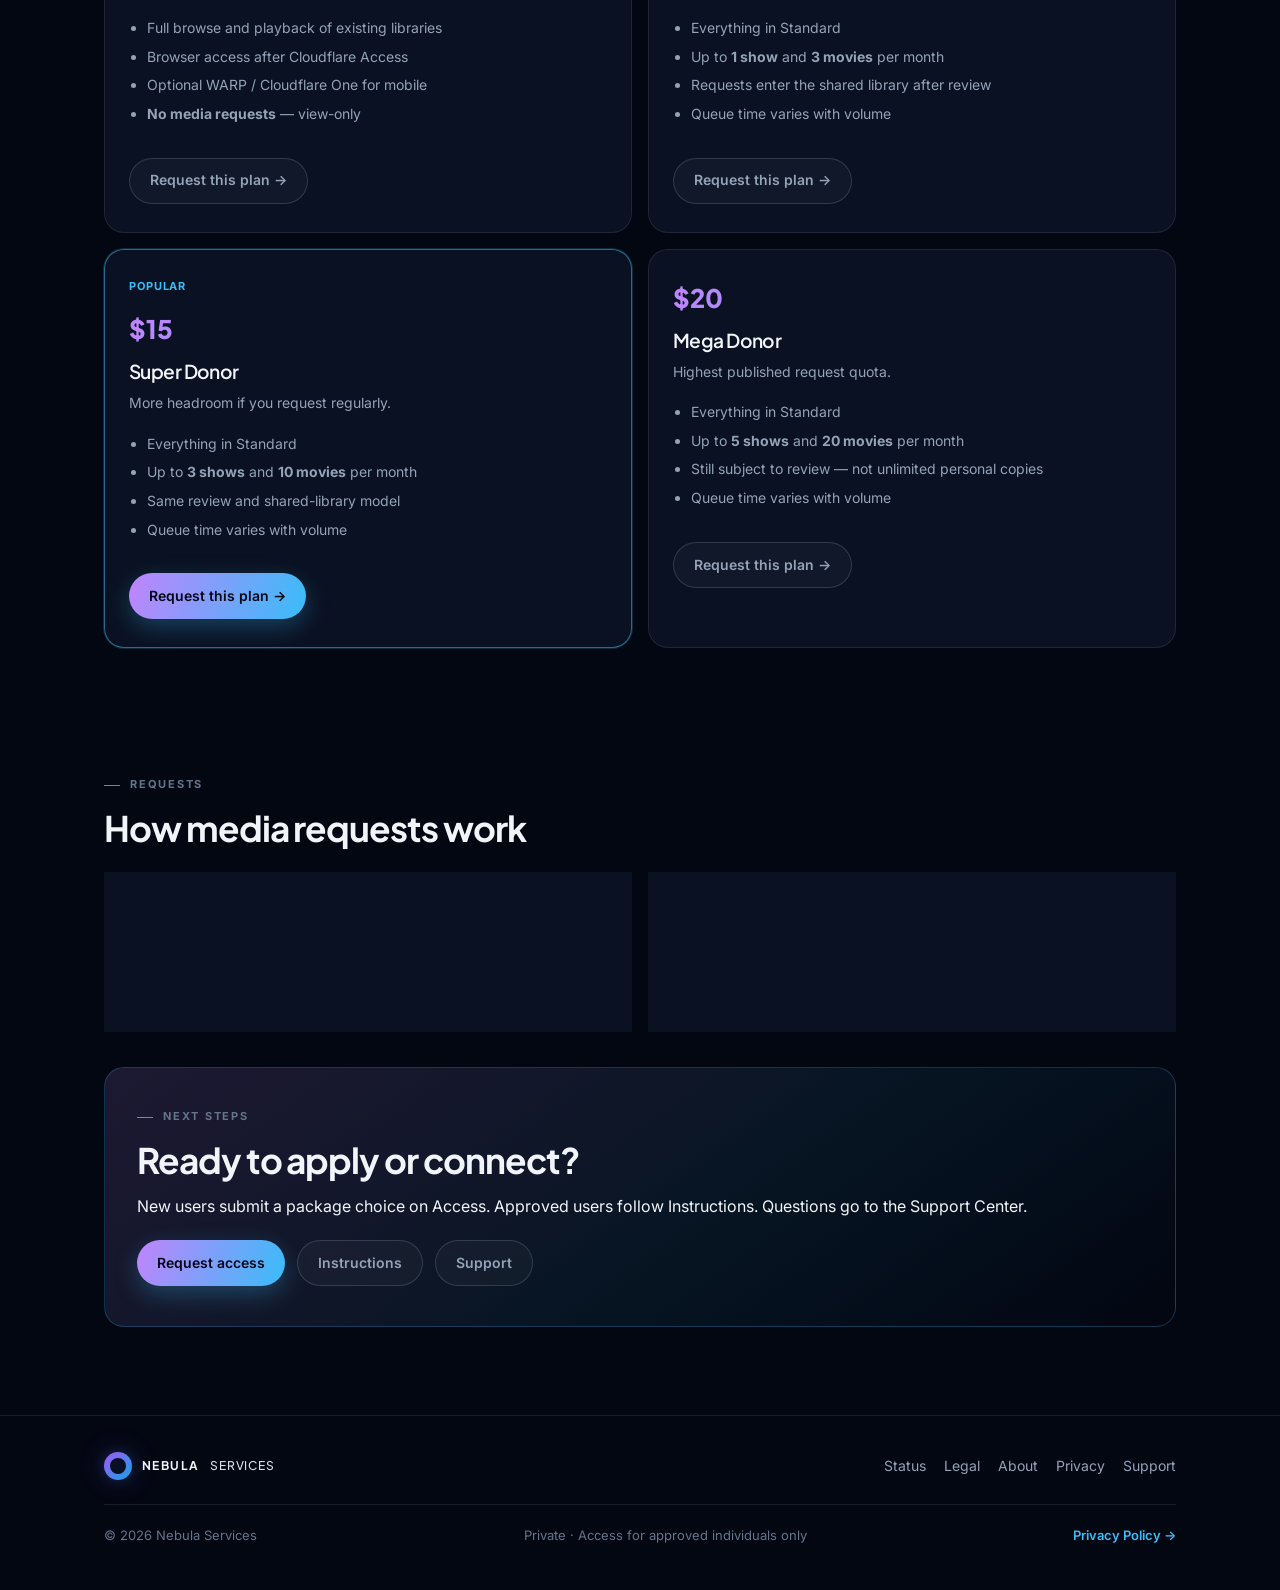
<file: media.html>
<!doctype html>
<html lang="en">
<head>
  <meta charset="utf-8">
  <meta name="viewport" content="width=device-width, initial-scale=1">
  <meta name="theme-color" content="#030712">
  <meta http-equiv="refresh" content="0; url=services.html">
  <title>Media · Nebula Services</title>
  <link rel="stylesheet" href="styles.css">
  <script>location.replace('services.html');</script>
</head>
<body>
  <p><a href="services.html">See Services</a></p>
  <script src="script.js"></script>
</body>
</html>
</file>
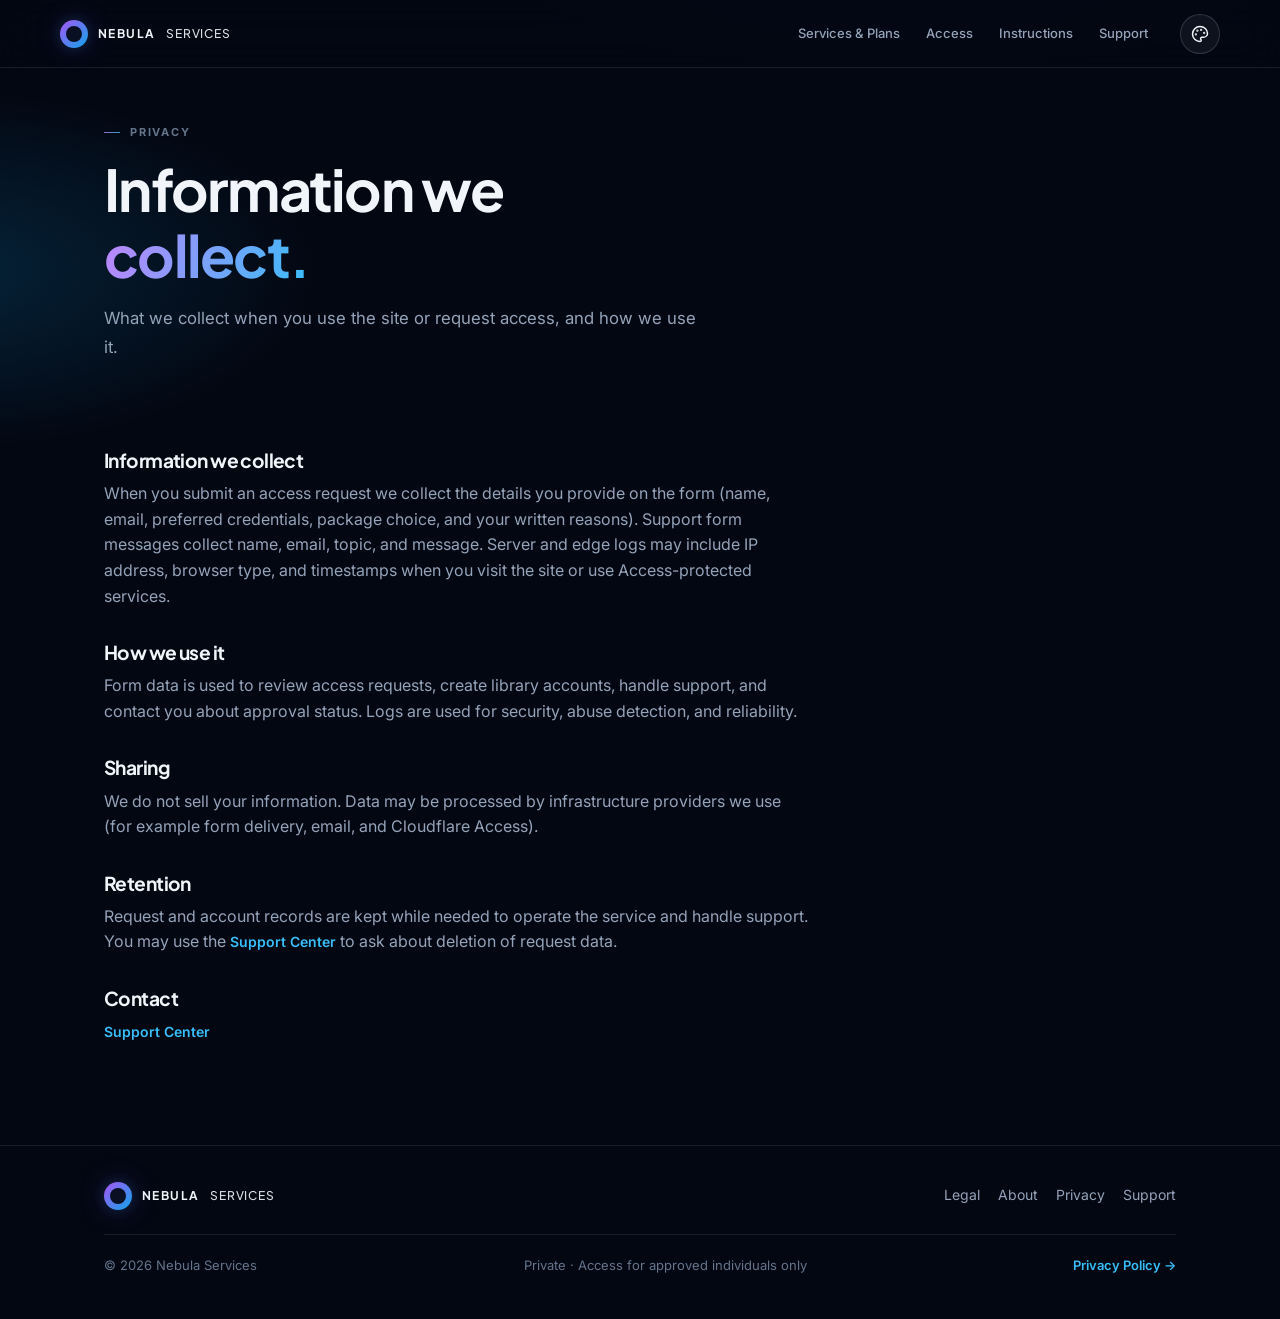
<file: privacy.html>
<!doctype html>
<html lang="en">
<head>
  <meta charset="utf-8">
  <meta name="viewport" content="width=device-width, initial-scale=1">
  <meta name="theme-color" content="#030712">
  <title>Privacy · Nebula Services</title>
  <link rel="stylesheet" href="styles.css">
</head>
<body>
  <div class="bg-layer" aria-hidden="true"></div>
  <header class="site-header">
    <div class="header-inner">
      <a class="brand" href="index.html">
        <span class="logo" aria-hidden="true"></span>
        <span class="word">NEBULA</span>
        <span class="sub">SERVICES</span>
      </a>
      <nav class="nav" aria-label="Primary">
        <a href="services.html">Services & Plans</a>
        <a href="access.html">Access</a>
        <a href="instructions.html">Instructions</a>
        <a href="support.html">Support</a>
      </nav>
      <div class="header-actions">
        <button type="button" class="theme-btn" id="themeToggle" aria-label="Choose theme" title="Themes"></button>
        <button class="menu-btn" id="menuBtn" type="button" aria-label="Menu" aria-expanded="false"><i aria-hidden="true"></i></button>
      </div>
    </div>
  </header>
  <nav class="nav-drawer" aria-label="Mobile">
    <a href="services.html">Services & Plans</a>
    <a href="access.html">Access</a>
    <a href="instructions.html">Instructions</a>
    <a href="support.html">Support</a>
    <a href="about.html">About</a>
    <button type="button" id="themeToggleDrawer" class="drawer-theme-btn">Theme</button>
  </nav>
  <main>
    <section class="page-hero">
      <div class="wrap">
        <div class="kicker">Privacy</div>
        <h1>Information we<br><span class="grad">collect.</span></h1>
        <p class="lead">What we collect when you use the site or request access, and how we use it.</p>
      </div>
    </section>
    <section class="section" style="padding-top:12px">
      <div class="wrap prose">
        <h2>Information we collect</h2>
        <p>When you submit an access request we collect the details you provide on the form (name, email, preferred credentials, package choice, and your written reasons). Support form messages collect name, email, topic, and message. Server and edge logs may include IP address, browser type, and timestamps when you visit the site or use Access-protected services.</p>
        <h2>How we use it</h2>
        <p>Form data is used to review access requests, create library accounts, handle support, and contact you about approval status. Logs are used for security, abuse detection, and reliability.</p>
        <h2>Sharing</h2>
        <p>We do not sell your information. Data may be processed by infrastructure providers we use (for example form delivery, email, and Cloudflare Access).</p>
        <h2>Retention</h2>
        <p>Request and account records are kept while needed to operate the service and handle support. You may use the <a class="link" href="support.html">Support Center</a> to ask about deletion of request data.</p>
        <h2>Contact</h2>
        <p><a class="link" href="support.html">Support Center</a></p>
      </div>
    </section>
  </main>
  <footer class="site-footer">
    <div class="wrap">
      <div class="footer-top">
        <a class="brand" href="index.html"><span class="logo" aria-hidden="true"></span><span class="word">NEBULA</span><span class="sub">SERVICES</span></a>
        <div class="footer-links">
          <a href="legal.html">Legal</a>
          <a href="about.html">About</a>
          <a href="privacy.html">Privacy</a>
          <a href="support.html">Support</a>
        </div>
      </div>
      <div class="footer-bottom">
        <span>© 2026 Nebula Services</span>
        <span>Private · Access for approved individuals only</span>
        <a href="privacy.html">Privacy Policy →</a>
      </div>
    </div>
  </footer>
  <script src="script.js"></script>
</body>
</html>
</file>
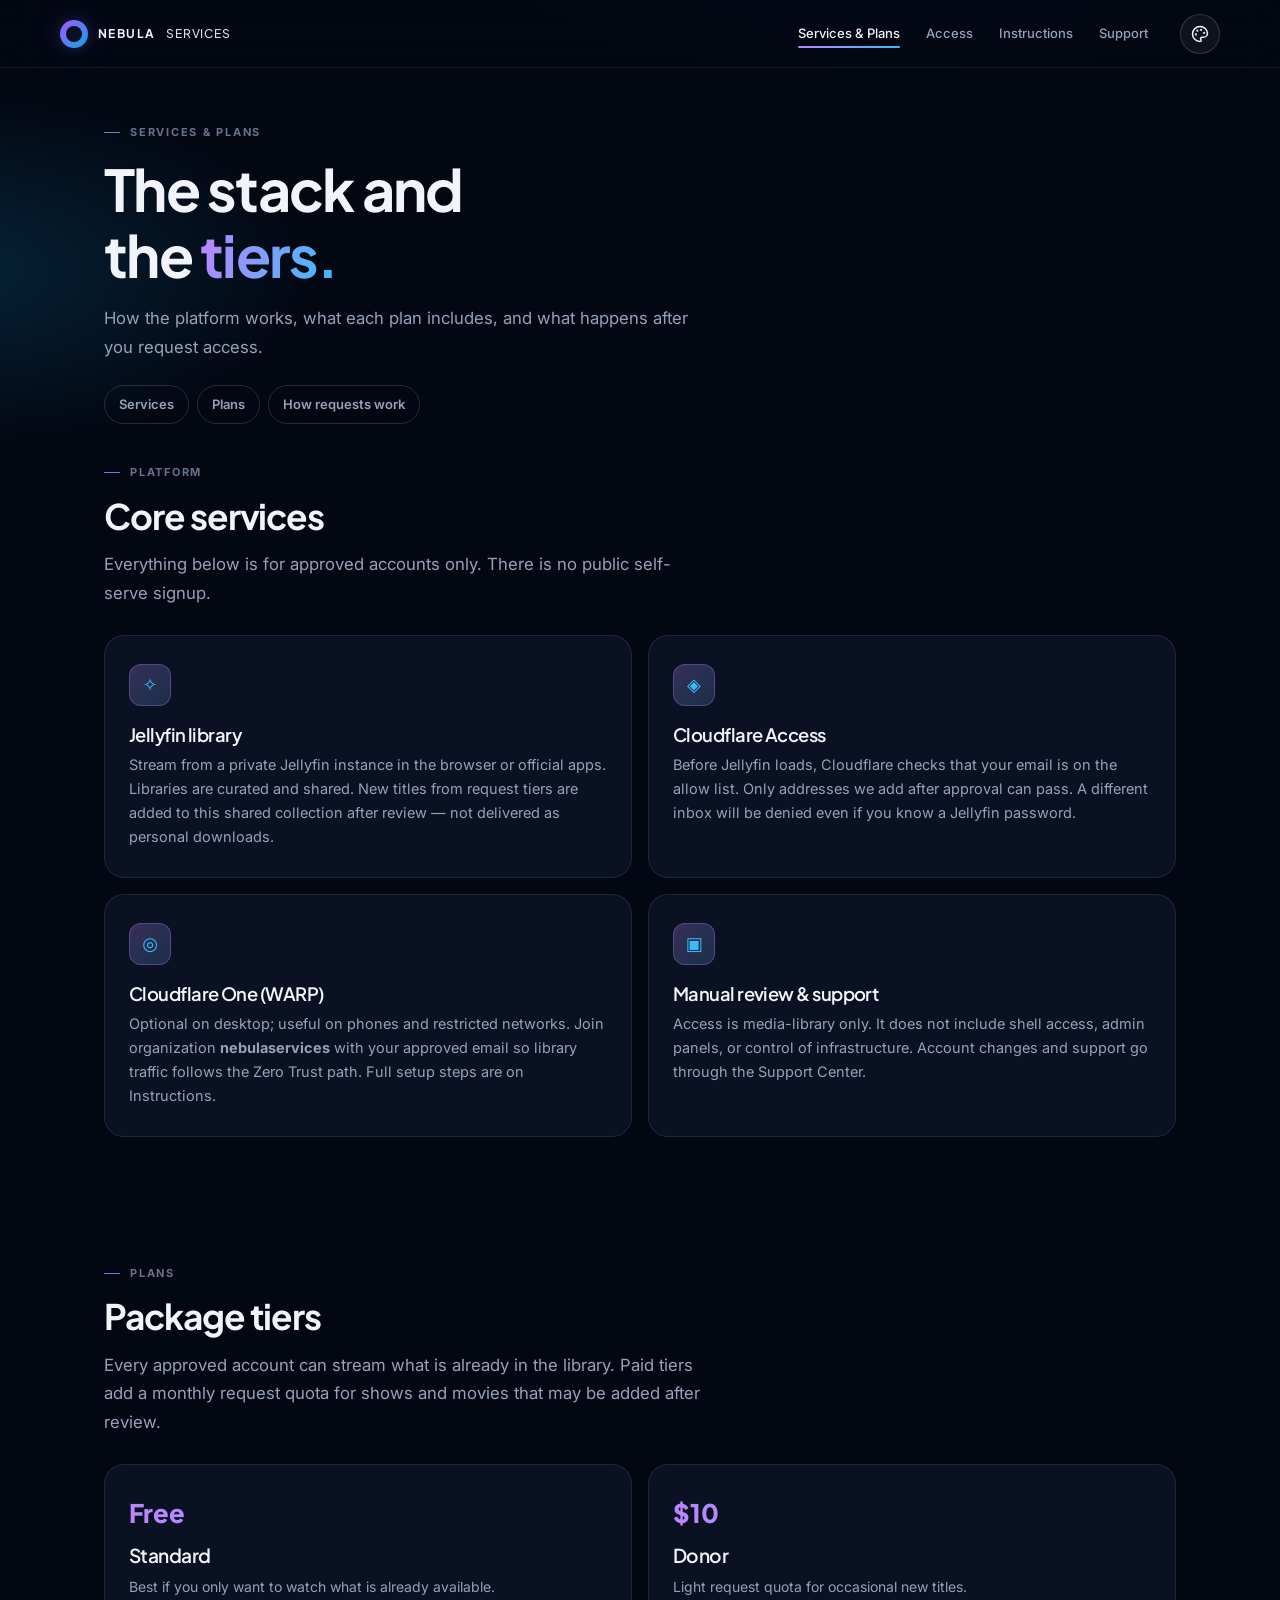
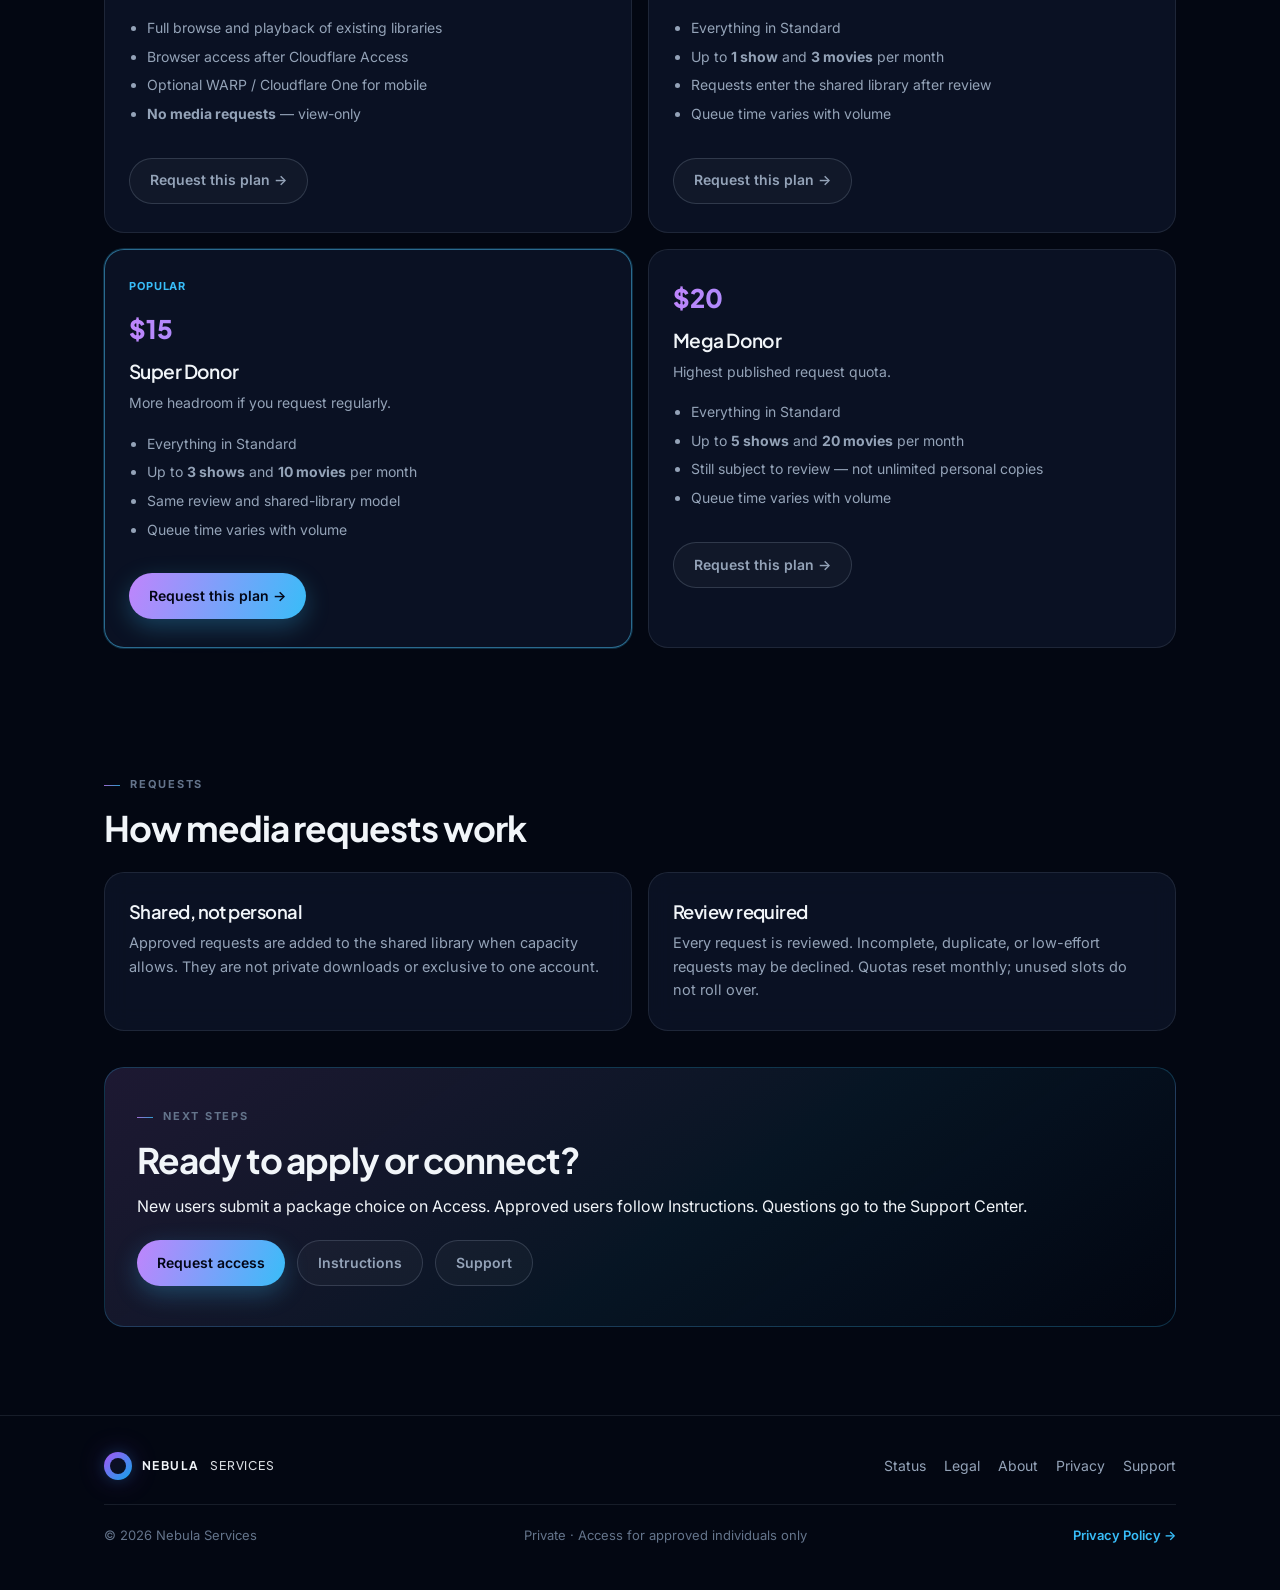
<file: services.html>
<!doctype html>
<html lang="en">
<head>
  <meta charset="utf-8">
  <meta name="viewport" content="width=device-width, initial-scale=1">
  <meta name="theme-color" content="#030712">
  <title>Services & Plans · Nebula Services</title>
  <link rel="stylesheet" href="styles.css">
  <style>
    .pkg-grid {
      display: grid;
      grid-template-columns: repeat(2, minmax(0, 1fr));
      gap: 16px;
      margin-top: 28px;
    }
    @media (max-width: 720px) { .pkg-grid { grid-template-columns: 1fr; } }
    .pkg-card {
      background: var(--surface);
      border: 1px solid var(--line);
      border-radius: var(--radius-lg);
      padding: 28px 24px;
      display: flex;
      flex-direction: column;
      gap: 10px;
      transition: border-color 0.15s, transform 0.15s;
    }
    .pkg-card:hover { border-color: var(--line-strong); transform: translateY(-2px); }
    .pkg-card.featured {
      border-color: color-mix(in srgb, var(--blue) 45%, var(--line));
      box-shadow: 0 0 0 1px color-mix(in srgb, var(--blue) 20%, transparent);
    }
    .pkg-card .badge {
      display: inline-block;
      font-size: 11px;
      font-weight: 700;
      letter-spacing: 0.08em;
      text-transform: uppercase;
      color: var(--blue);
      margin-bottom: 4px;
    }
    .pkg-card .price {
      font-family: var(--display);
      font-size: 1.6rem;
      font-weight: 800;
      background: linear-gradient(110deg, var(--purple), var(--blue));
      -webkit-background-clip: text;
      background-clip: text;
      color: transparent;
    }
    .pkg-card h3 { margin: 0; font-size: 1.2rem; }
    .pkg-card p { color: var(--muted); font-size: 14px; line-height: 1.6; margin: 0; }
    .pkg-card ul { margin: 8px 0 0 18px; color: var(--muted); font-size: 14px; line-height: 1.55; }
    .pkg-card ul li { margin-bottom: 7px; }
    .pkg-card .cta { margin-top: 16px; }
    .anchor-nav {
      display: flex; flex-wrap: wrap; gap: 8px; margin: 12px 0 8px;
    }
    .anchor-nav a {
      padding: 8px 14px; border-radius: 999px; font-size: 13px; font-weight: 600;
      border: 1px solid var(--line-strong); color: var(--muted);
    }
    .anchor-nav a:hover { color: var(--text); border-color: var(--blue); }
  </style>
</head>
<body>
  <div class="bg-layer" aria-hidden="true"></div>
  <header class="site-header">
    <div class="header-inner">
      <a class="brand" href="index.html">
        <span class="logo" aria-hidden="true"></span>
        <span class="word">NEBULA</span>
        <span class="sub">SERVICES</span>
      </a>
      <nav class="nav" aria-label="Primary">
        <a href="services.html" class="is-active">Services & Plans</a>
        <a href="access.html">Access</a>
        <a href="instructions.html">Instructions</a>
        <a href="support.html">Support</a>
      </nav>
      <div class="header-actions">
        <button type="button" class="theme-btn" id="themeToggle" aria-label="Choose theme" title="Themes"></button>
        <button class="menu-btn" id="menuBtn" type="button" aria-label="Menu" aria-expanded="false"><i aria-hidden="true"></i></button>
      </div>
    </div>
  </header>
  <nav class="nav-drawer" aria-label="Mobile">
    <a href="services.html" class="is-active">Services & Plans</a>
    <a href="access.html">Access</a>
    <a href="instructions.html">Instructions</a>
    <a href="support.html">Support</a>
    <a href="about.html">About</a>
    <a href="status.html">Status</a>
    <button type="button" id="themeToggleDrawer" class="drawer-theme-btn">Theme</button>
  </nav>
  <main>
    <section class="page-hero">
      <div class="wrap">
        <div class="kicker">Services & Plans</div>
        <h1>The stack and<br>the <span class="grad">tiers.</span></h1>
        <p class="lead">How the platform works, what each plan includes, and what happens after you request access.</p>
        <div class="anchor-nav">
          <a href="#services">Services</a>
          <a href="#plans">Plans</a>
          <a href="#requests">How requests work</a>
        </div>
      </div>
    </section>

    <section class="section" id="services" style="padding-top:12px">
      <div class="wrap">
        <div class="kicker">Platform</div>
        <h2>Core services</h2>
        <p class="lead" style="margin-bottom:28px">Everything below is for approved accounts only. There is no public self-serve signup.</p>
        <div class="cards-2">
          <article class="card">
            <div class="card-icon">✧</div>
            <h3>Jellyfin library</h3>
            <p>Stream from a private Jellyfin instance in the browser or official apps. Libraries are curated and shared. New titles from request tiers are added to this shared collection after review — not delivered as personal downloads.</p>
          </article>
          <article class="card">
            <div class="card-icon">◈</div>
            <h3>Cloudflare Access</h3>
            <p>Before Jellyfin loads, Cloudflare checks that your email is on the allow list. Only addresses we add after approval can pass. A different inbox will be denied even if you know a Jellyfin password.</p>
          </article>
          <article class="card">
            <div class="card-icon">◎</div>
            <h3>Cloudflare One (WARP)</h3>
            <p>Optional on desktop; useful on phones and restricted networks. Join organization <strong>nebulaservices</strong> with your approved email so library traffic follows the Zero Trust path. Full setup steps are on Instructions.</p>
          </article>
          <article class="card">
            <div class="card-icon">▣</div>
            <h3>Manual review & support</h3>
            <p>Access is media-library only. It does not include shell access, admin panels, or control of infrastructure. Account changes and support go through the Support Center.</p>
          </article>
        </div>
      </div>
    </section>

    <section class="section" id="plans">
      <div class="wrap">
        <div class="kicker">Plans</div>
        <h2>Package tiers</h2>
        <p class="lead">Every approved account can stream what is already in the library. Paid tiers add a monthly request quota for shows and movies that may be added after review.</p>
        <div class="pkg-grid">
          <article class="pkg-card">
            <div class="price">Free</div>
            <h3>Standard</h3>
            <p>Best if you only want to watch what is already available.</p>
            <ul>
              <li>Full browse and playback of existing libraries</li>
              <li>Browser access after Cloudflare Access</li>
              <li>Optional WARP / Cloudflare One for mobile</li>
              <li><strong>No media requests</strong> — view-only</li>
            </ul>
            <div class="cta"><a class="btn btn-ghost" href="access.html">Request this plan →</a></div>
          </article>
          <article class="pkg-card">
            <div class="price">$10</div>
            <h3>Donor</h3>
            <p>Light request quota for occasional new titles.</p>
            <ul>
              <li>Everything in Standard</li>
              <li>Up to <strong>1 show</strong> and <strong>3 movies</strong> per month</li>
              <li>Requests enter the shared library after review</li>
              <li>Queue time varies with volume</li>
            </ul>
            <div class="cta"><a class="btn btn-ghost" href="access.html">Request this plan →</a></div>
          </article>
          <article class="pkg-card featured">
            <span class="badge">Popular</span>
            <div class="price">$15</div>
            <h3>Super Donor</h3>
            <p>More headroom if you request regularly.</p>
            <ul>
              <li>Everything in Standard</li>
              <li>Up to <strong>3 shows</strong> and <strong>10 movies</strong> per month</li>
              <li>Same review and shared-library model</li>
              <li>Queue time varies with volume</li>
            </ul>
            <div class="cta"><a class="btn btn-primary" href="access.html">Request this plan →</a></div>
          </article>
          <article class="pkg-card">
            <div class="price">$20</div>
            <h3>Mega Donor</h3>
            <p>Highest published request quota.</p>
            <ul>
              <li>Everything in Standard</li>
              <li>Up to <strong>5 shows</strong> and <strong>20 movies</strong> per month</li>
              <li>Still subject to review — not unlimited personal copies</li>
              <li>Queue time varies with volume</li>
            </ul>
            <div class="cta"><a class="btn btn-ghost" href="access.html">Request this plan →</a></div>
          </article>
        </div>
      </div>
    </section>

    <section class="section" id="requests">
      <div class="wrap">
        <div class="kicker">Requests</div>
        <h2>How media requests work</h2>
        <div class="cards-2" style="margin-top:24px">
          <article class="card">
            <h3>Shared, not personal</h3>
            <p>Approved requests are added to the shared library when capacity allows. They are not private downloads or exclusive to one account.</p>
          </article>
          <article class="card">
            <h3>Review required</h3>
            <p>Every request is reviewed. Incomplete, duplicate, or low-effort requests may be declined. Quotas reset monthly; unused slots do not roll over.</p>
          </article>
        </div>
        <div class="panel" style="margin-top:36px">
          <div class="kicker">Next steps</div>
          <h2>Ready to apply or connect?</h2>
          <p>New users submit a package choice on Access. Approved users follow Instructions. Questions go to the Support Center.</p>
          <div style="margin-top:20px;display:flex;flex-wrap:wrap;gap:12px">
            <a class="btn btn-primary" href="access.html">Request access</a>
            <a class="btn btn-ghost" href="instructions.html">Instructions</a>
            <a class="btn btn-ghost" href="support.html">Support</a>
          </div>
        </div>
      </div>
    </section>
  </main>
  <footer class="site-footer">
    <div class="wrap">
      <div class="footer-top">
        <a class="brand" href="index.html"><span class="logo" aria-hidden="true"></span><span class="word">NEBULA</span><span class="sub">SERVICES</span></a>
        <div class="footer-links">
          <a href="status.html">Status</a>
          <a href="legal.html">Legal</a>
          <a href="about.html">About</a>
          <a href="privacy.html">Privacy</a>
          <a href="support.html">Support</a>
        </div>
      </div>
      <div class="footer-bottom">
        <span>© 2026 Nebula Services</span>
        <span>Private · Access for approved individuals only</span>
        <a href="privacy.html">Privacy Policy →</a>
      </div>
    </div>
  </footer>
  <script src="script.js"></script>
</body>
</html>
</file>
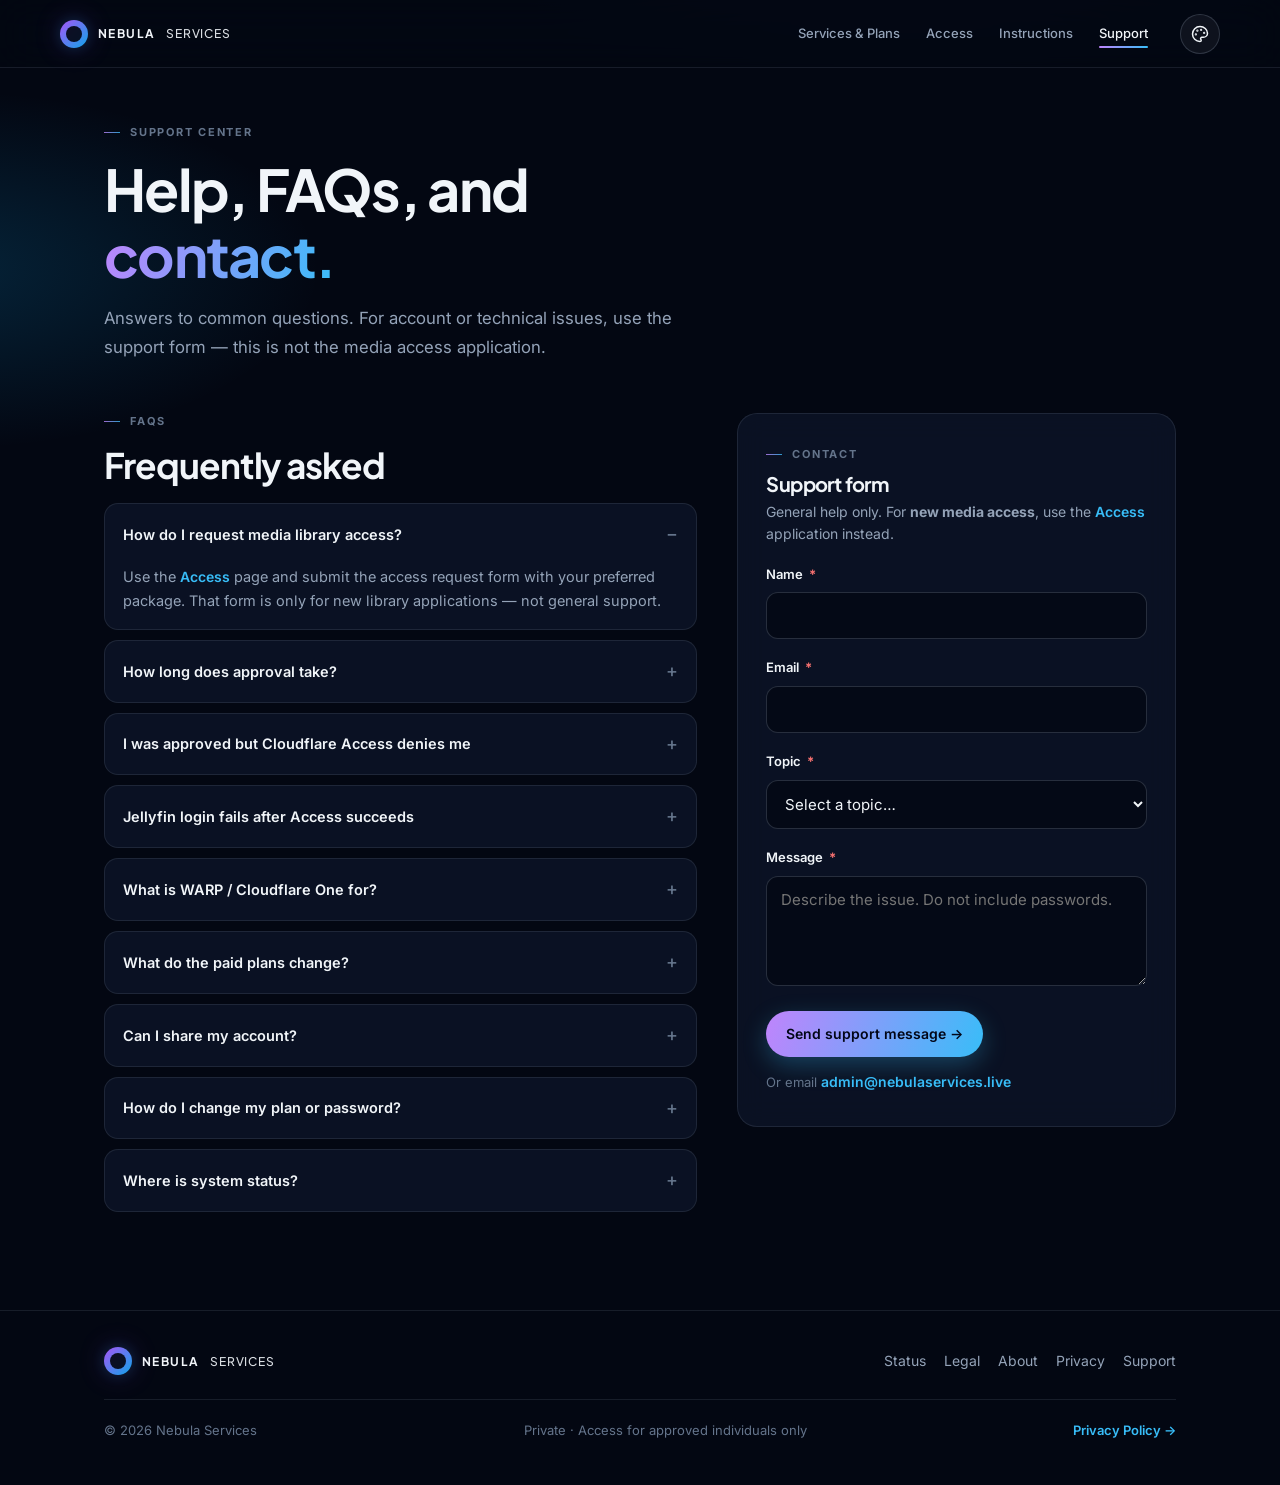
<file: support.html>
<!doctype html>
<html lang="en">
<head>
  <meta charset="utf-8">
  <meta name="viewport" content="width=device-width, initial-scale=1">
  <meta name="theme-color" content="#030712">
  <title>Support Center · Nebula Services</title>
  <link rel="stylesheet" href="styles.css">
  <style>
    .support-layout {
      display: grid;
      grid-template-columns: 1.15fr 0.85fr;
      gap: 40px;
      align-items: start;
    }
    @media (max-width: 900px) {
      .support-layout { grid-template-columns: 1fr; gap: 32px; }
    }
    .faq-item {
      border: 1px solid var(--line);
      border-radius: 14px;
      background: var(--surface);
      margin-bottom: 10px;
      overflow: hidden;
    }
    .faq-item summary {
      list-style: none;
      cursor: pointer;
      padding: 16px 18px;
      font-weight: 600;
      font-size: 14.5px;
      display: flex;
      align-items: center;
      justify-content: space-between;
      gap: 12px;
    }
    .faq-item summary::-webkit-details-marker { display: none; }
    .faq-item summary::after {
      content: '+';
      font-size: 18px;
      color: var(--muted-2);
      font-weight: 500;
    }
    .faq-item[open] summary::after { content: '−'; }
    .faq-item .faq-body {
      padding: 0 18px 16px;
      color: var(--muted);
      font-size: 14.5px;
      line-height: 1.65;
    }
    .faq-item .faq-body p { margin-bottom: 10px; }
    .faq-item .faq-body p:last-child { margin-bottom: 0; }
    .req { color: #f87171; margin-left: 3px; font-weight: 700; }
    .field-error {
      display: none;
      margin-top: 8px;
      padding: 10px 12px;
      border-radius: 10px;
      font-size: 13px;
      font-weight: 500;
      color: #fecaca;
      background: rgba(239, 68, 68, 0.12);
      border: 1px solid rgba(239, 68, 68, 0.35);
    }
    .field-error.show { display: block; }
    .form-group input.is-invalid,
    .form-group textarea.is-invalid,
    .form-group select.is-invalid {
      border-color: #ef4444;
      box-shadow: 0 0 0 3px rgba(239, 68, 68, 0.18);
    }
  </style>
</head>
<body>
  <div class="bg-layer" aria-hidden="true"></div>
  <header class="site-header">
    <div class="header-inner">
      <a class="brand" href="index.html">
        <span class="logo" aria-hidden="true"></span>
        <span class="word">NEBULA</span>
        <span class="sub">SERVICES</span>
      </a>
      <nav class="nav" aria-label="Primary">
        <a href="services.html">Services & Plans</a>
        <a href="access.html">Access</a>
        <a href="instructions.html">Instructions</a>
        <a href="support.html" class="is-active">Support</a>
      </nav>
      <div class="header-actions">
        <button type="button" class="theme-btn" id="themeToggle" aria-label="Choose theme" title="Themes"></button>
        <button class="menu-btn" id="menuBtn" type="button" aria-label="Menu" aria-expanded="false"><i aria-hidden="true"></i></button>
      </div>
    </div>
  </header>
  <nav class="nav-drawer" aria-label="Mobile">
    <a href="services.html">Services & Plans</a>
    <a href="access.html">Access</a>
    <a href="instructions.html">Instructions</a>
    <a href="support.html" class="is-active">Support</a>
    <a href="about.html">About</a>
    <a href="status.html">Status</a>
    <button type="button" id="themeToggleDrawer" class="drawer-theme-btn">Theme</button>
  </nav>
  <main>
    <section class="page-hero">
      <div class="wrap">
        <div class="kicker">Support Center</div>
        <h1>Help, FAQs, and<br><span class="grad">contact.</span></h1>
        <p class="lead">Answers to common questions. For account or technical issues, use the support form — this is not the media access application.</p>
      </div>
    </section>

    <section class="section" style="padding-top:8px">
      <div class="wrap">
        <div class="support-layout">
          <div>
            <div class="kicker">FAQs</div>
            <h2 style="margin-bottom:18px">Frequently asked</h2>

            <details class="faq-item" open>
              <summary>How do I request media library access?</summary>
              <div class="faq-body">
                <p>Use the <a class="link" href="access.html">Access</a> page and submit the access request form with your preferred package. That form is only for new library applications — not general support.</p>
              </div>
            </details>

            <details class="faq-item">
              <summary>How long does approval take?</summary>
              <div class="faq-body">
                <p>Reviews are manual. Incomplete or low-effort requests may be declined without follow-up. If approved, you receive credentials by email.</p>
              </div>
            </details>

            <details class="faq-item">
              <summary>I was approved but Cloudflare Access denies me</summary>
              <div class="faq-body">
                <p>Sign in with the <strong>exact email</strong> listed in your approval letter. A different inbox will fail even if the Jellyfin password is correct. Wait a few minutes after approval if the allow list has not updated yet.</p>
              </div>
            </details>

            <details class="faq-item">
              <summary>Jellyfin login fails after Access succeeds</summary>
              <div class="faq-body">
                <p>Use the username and password from the approval email. If approval was very recent, wait 5–10 minutes and try again. Still stuck? Send a support message with the email you used (not your password).</p>
              </div>
            </details>

            <details class="faq-item">
              <summary>What is WARP / Cloudflare One for?</summary>
              <div class="faq-body">
                <p>Optional on desktop; useful on mobile or restricted networks. Join organization <span style="font-family:ui-monospace,monospace;font-size:13px">nebulaservices</span> with your approved email. Full steps are on <a class="link" href="instructions.html">Instructions</a>.</p>
              </div>
            </details>

            <details class="faq-item">
              <summary>What do the paid plans change?</summary>
              <div class="faq-body">
                <p>All approved accounts can stream existing library titles. Paid tiers add a monthly request quota for shows/movies that may be added to the shared library after review. See <a class="link" href="services.html#plans">Services & Plans</a>.</p>
              </div>
            </details>

            <details class="faq-item">
              <summary>Can I share my account?</summary>
              <div class="faq-body">
                <p>No. Credential sharing is grounds for termination. See <a class="link" href="legal.html">Legal</a>.</p>
              </div>
            </details>

            <details class="faq-item">
              <summary>How do I change my plan or password?</summary>
              <div class="faq-body">
                <p>Use the support form below or email admin. Include the email on your account and what you need changed. Do not send passwords in plain chat outside official channels.</p>
              </div>
            </details>

            <details class="faq-item">
              <summary>Where is system status?</summary>
              <div class="faq-body">
                <p>Check the <a class="link" href="status.html">Status</a> page for live platform health.</p>
              </div>
            </details>
          </div>

          <div>
            <div class="form-card" style="max-width:none;position:sticky;top:88px">
              <div class="kicker" style="margin-bottom:8px">Contact</div>
              <h2 style="font-size:1.25rem;margin-bottom:6px">Support form</h2>
              <p style="color:var(--muted);font-size:14px;margin-bottom:18px">General help only. For <strong>new media access</strong>, use the <a class="link" href="access.html">Access</a> application instead.</p>
              <div id="formSuccess" class="form-success" role="status"></div>
              <form id="supportForm" action="https://formsubmit.co/admin@nebulaservices.live" method="POST" novalidate>
                <input type="hidden" name="_subject" value="Support Center — Nebula Services">
                <input type="hidden" name="_template" value="table">
                <input type="hidden" name="_captcha" value="false">
                <input type="hidden" name="_next" value="https://nebulaservices.live/support.html?sent=1">
                <input type="hidden" name="form_type" value="support">

                <div class="form-group">
                  <label for="sup-name">Name <span class="req" aria-hidden="true">*</span></label>
                  <input type="text" id="sup-name" name="name" required aria-required="true">
                  <div class="field-error" data-for="sup-name">This is a required field</div>
                </div>
                <div class="form-group">
                  <label for="sup-email">Email <span class="req" aria-hidden="true">*</span></label>
                  <input type="email" id="sup-email" name="email" required aria-required="true">
                  <div class="field-error" data-for="sup-email">This is a required field</div>
                </div>
                <div class="form-group">
                  <label for="sup-topic">Topic <span class="req" aria-hidden="true">*</span></label>
                  <select id="sup-topic" name="topic" required aria-required="true">
                    <option value="" disabled selected>Select a topic…</option>
                    <option value="Login / Access issue">Login / Access issue</option>
                    <option value="Jellyfin playback">Jellyfin playback</option>
                    <option value="WARP / Cloudflare One">WARP / Cloudflare One</option>
                    <option value="Plan or account change">Plan or account change</option>
                    <option value="Billing / donation">Billing / donation</option>
                    <option value="Privacy request">Privacy request</option>
                    <option value="Other">Other</option>
                  </select>
                  <div class="field-error" data-for="sup-topic">This is a required field</div>
                </div>
                <div class="form-group">
                  <label for="sup-msg">Message <span class="req" aria-hidden="true">*</span></label>
                  <textarea id="sup-msg" name="message" required aria-required="true" placeholder="Describe the issue. Do not include passwords."></textarea>
                  <div class="field-error" data-for="sup-msg">This is a required field</div>
                </div>
                <div class="form-actions">
                  <button type="submit" class="btn btn-primary">Send support message →</button>
                </div>
              </form>
              <p style="margin-top:14px;font-size:13px;color:var(--muted-2)">Or email <a class="link" href="mailto:admin@nebulaservices.live">admin@nebulaservices.live</a></p>
            </div>
          </div>
        </div>
      </div>
    </section>
  </main>
  <footer class="site-footer">
    <div class="wrap">
      <div class="footer-top">
        <a class="brand" href="index.html"><span class="logo" aria-hidden="true"></span><span class="word">NEBULA</span><span class="sub">SERVICES</span></a>
        <div class="footer-links">
          <a href="status.html">Status</a>
          <a href="legal.html">Legal</a>
          <a href="about.html">About</a>
          <a href="privacy.html">Privacy</a>
          <a href="support.html">Support</a>
        </div>
      </div>
      <div class="footer-bottom">
        <span>© 2026 Nebula Services</span>
        <span>Private · Access for approved individuals only</span>
        <a href="privacy.html">Privacy Policy →</a>
      </div>
    </div>
  </footer>
  <script src="script.js"></script>
  <script>
    (function () {
      var form = document.getElementById('supportForm');
      if (!form) return;
      var ids = ['sup-name', 'sup-email', 'sup-topic', 'sup-msg'];

      function clearError(el) {
        el.classList.remove('is-invalid');
        var err = form.querySelector('.field-error[data-for="' + el.id + '"]');
        if (err) err.classList.remove('show');
      }
      function showError(el, msg) {
        el.classList.add('is-invalid');
        var err = form.querySelector('.field-error[data-for="' + el.id + '"]');
        if (err) {
          err.textContent = msg || 'This is a required field';
          err.classList.add('show');
        }
      }
      function empty(el) { return !(el.value || '').trim(); }

      ids.forEach(function (id) {
        var el = document.getElementById(id);
        if (!el) return;
        el.addEventListener('input', function () { clearError(el); });
        el.addEventListener('change', function () { clearError(el); });
      });

      form.addEventListener('submit', function (e) {
        var first = null;
        ids.forEach(function (id) {
          var el = document.getElementById(id);
          if (!el) return;
          if (id === 'sup-email') {
            var v = (el.value || '').trim();
            if (!v) { showError(el); if (!first) first = el; }
            else if (!/^[^\s@]+@[^\s@]+\.[^\s@]+$/.test(v)) {
              showError(el, 'Please enter a valid email address');
              if (!first) first = el;
            } else clearError(el);
          } else if (empty(el)) {
            showError(el);
            if (!first) first = el;
          } else clearError(el);
        });
        if (first) {
          e.preventDefault();
          first.focus();
          first.scrollIntoView({ behavior: 'smooth', block: 'center' });
        }
      });

      if (window.location.search.indexOf('sent=1') !== -1) {
        var success = document.getElementById('formSuccess');
        if (success) {
          success.classList.add('show');
          success.textContent = 'Sent. We received your support message and will get back to you as soon as possible.';
        }
        if (window.history && window.history.replaceState) {
          window.history.replaceState({}, document.title, window.location.pathname);
        }
      }
    })();
  </script>
</body>
</html>
</file>
<file: styles.css>
/* Nebula Services — multi-theme */
@import url('https://fonts.googleapis.com/css2?family=Inter:wght@400;500;600;700&family=Plus+Jakarta+Sans:wght@500;600;700;800&display=swap');

:root,
[data-theme="dark"] {
  --bg: #030712;
  --bg-elevated: #0a0f1a;
  --surface: rgba(15, 23, 42, 0.72);
  --surface-solid: #0f172a;
  --text: #f1f5f9;
  --muted: #94a3b8;
  --muted-2: #64748b;
  --purple: #c084fc;
  --purple-deep: #a855f7;
  --blue: #38bdf8;
  --blue-deep: #0ea5e9;
  --line: rgba(148, 163, 184, 0.14);
  --line-strong: rgba(148, 163, 184, 0.24);
  --glow-purple: rgba(168, 85, 247, 0.22);
  --glow-blue: rgba(14, 165, 233, 0.18);
  --accent: #38bdf8;
  --danger: #f87171;
  --success: #86efac;
  --header-h: 68px;
  --max: 1120px;
  --pad: 24px;
  --font: 'Inter', system-ui, -apple-system, sans-serif;
  --display: 'Plus Jakarta Sans', system-ui, sans-serif;
  --radius: 14px;
  --radius-lg: 20px;
  --theme-meta: #030712;
}

[data-theme="light"] {
  --bg: #f8fafc;
  --bg-elevated: #ffffff;
  --surface: rgba(255, 255, 255, 0.92);
  --surface-solid: #ffffff;
  --text: #0f172a;
  --muted: #475569;
  --muted-2: #64748b;
  --purple: #9333ea;
  --purple-deep: #7e22ce;
  --blue: #0284c7;
  --blue-deep: #0369a1;
  --line: rgba(15, 23, 42, 0.08);
  --line-strong: rgba(15, 23, 42, 0.14);
  --glow-purple: rgba(147, 51, 234, 0.1);
  --glow-blue: rgba(2, 132, 199, 0.1);
  --accent: #0284c7;
  --theme-meta: #f8fafc;
}

[data-theme="mocha"] {
  --bg: #1c1917;
  --bg-elevated: #292524;
  --surface: rgba(41, 37, 36, 0.85);
  --surface-solid: #292524;
  --text: #fafaf9;
  --muted: #a8a29e;
  --muted-2: #78716c;
  --purple: #d6a27c;
  --purple-deep: #c08656;
  --blue: #e7b48a;
  --blue-deep: #d6a27c;
  --line: rgba(231, 180, 138, 0.14);
  --line-strong: rgba(231, 180, 138, 0.26);
  --glow-purple: rgba(198, 134, 86, 0.2);
  --glow-blue: rgba(214, 162, 124, 0.15);
  --accent: #e7b48a;
  --theme-meta: #1c1917;
}

[data-theme="cotton-candy"] {
  --bg: #1a1024;
  --bg-elevated: #2a1840;
  --surface: rgba(42, 24, 64, 0.8);
  --surface-solid: #2a1840;
  --text: #fdf2f8;
  --muted: #e9d5ff;
  --muted-2: #c4b5fd;
  --purple: #f9a8d4;
  --purple-deep: #ec4899;
  --blue: #a5b4fc;
  --blue-deep: #818cf8;
  --line: rgba(249, 168, 212, 0.18);
  --line-strong: rgba(165, 180, 252, 0.28);
  --glow-purple: rgba(236, 72, 153, 0.25);
  --glow-blue: rgba(129, 140, 248, 0.2);
  --accent: #f9a8d4;
  --theme-meta: #1a1024;
}

[data-theme="catppuccin-mocha"] {
  --bg: #1e1e2e;
  --bg-elevated: #181825;
  --surface: rgba(49, 50, 68, 0.75);
  --surface-solid: #313244;
  --text: #cdd6f4;
  --muted: #a6adc8;
  --muted-2: #6c7086;
  --purple: #cba6f7;
  --purple-deep: #b4befe;
  --blue: #89b4fa;
  --blue-deep: #74c7ec;
  --line: rgba(205, 214, 244, 0.12);
  --line-strong: rgba(205, 214, 244, 0.2);
  --glow-purple: rgba(203, 166, 247, 0.2);
  --glow-blue: rgba(137, 180, 250, 0.18);
  --accent: #89b4fa;
  --theme-meta: #1e1e2e;
}

[data-theme="catppuccin-latte"] {
  --bg: #eff1f5;
  --bg-elevated: #ffffff;
  --surface: rgba(255, 255, 255, 0.9);
  --surface-solid: #ffffff;
  --text: #4c4f69;
  --muted: #6c6f85;
  --muted-2: #9ca0b0;
  --purple: #8839ef;
  --purple-deep: #7287fd;
  --blue: #1e66f5;
  --blue-deep: #209fb5;
  --line: rgba(76, 79, 105, 0.1);
  --line-strong: rgba(76, 79, 105, 0.16);
  --glow-purple: rgba(136, 57, 239, 0.12);
  --glow-blue: rgba(30, 102, 245, 0.1);
  --accent: #1e66f5;
  --theme-meta: #eff1f5;
}

[data-theme="catppuccin-frappe"] {
  --bg: #303446;
  --bg-elevated: #292c3c;
  --surface: rgba(65, 69, 89, 0.8);
  --surface-solid: #414559;
  --text: #c6d0f5;
  --muted: #a5adce;
  --muted-2: #737994;
  --purple: #ca9ee6;
  --purple-deep: #babbf1;
  --blue: #8caaee;
  --blue-deep: #85c1dc;
  --line: rgba(198, 208, 245, 0.12);
  --line-strong: rgba(198, 208, 245, 0.2);
  --glow-purple: rgba(202, 158, 230, 0.2);
  --glow-blue: rgba(140, 170, 238, 0.18);
  --accent: #8caaee;
  --theme-meta: #303446;
}

[data-theme="catppuccin-macchiato"] {
  --bg: #24273a;
  --bg-elevated: #1e2030;
  --surface: rgba(54, 58, 79, 0.8);
  --surface-solid: #363a4f;
  --text: #cad3f5;
  --muted: #a5adcb;
  --muted-2: #6e738d;
  --purple: #c6a0f6;
  --purple-deep: #b7bdf8;
  --blue: #8aadf4;
  --blue-deep: #7dc4e4;
  --line: rgba(202, 211, 245, 0.12);
  --line-strong: rgba(202, 211, 245, 0.2);
  --glow-purple: rgba(198, 160, 246, 0.2);
  --glow-blue: rgba(138, 173, 244, 0.18);
  --accent: #8aadf4;
  --theme-meta: #24273a;
}

[data-theme="nord"] {
  --bg: #2e3440;
  --bg-elevated: #3b4252;
  --surface: rgba(59, 66, 82, 0.85);
  --surface-solid: #3b4252;
  --text: #eceff4;
  --muted: #d8dee9;
  --muted-2: #81a1c1;
  --purple: #b48ead;
  --purple-deep: #a3be8c;
  --blue: #88c0d0;
  --blue-deep: #81a1c1;
  --line: rgba(236, 239, 244, 0.12);
  --line-strong: rgba(136, 192, 208, 0.28);
  --glow-purple: rgba(180, 142, 173, 0.2);
  --glow-blue: rgba(136, 192, 208, 0.2);
  --accent: #88c0d0;
  --theme-meta: #2e3440;
}

[data-theme="dracula"] {
  --bg: #282a36;
  --bg-elevated: #21222c;
  --surface: rgba(68, 71, 90, 0.75);
  --surface-solid: #44475a;
  --text: #f8f8f2;
  --muted: #bd93f9;
  --muted-2: #6272a4;
  --purple: #bd93f9;
  --purple-deep: #ff79c6;
  --blue: #8be9fd;
  --blue-deep: #50fa7b;
  --line: rgba(248, 248, 242, 0.12);
  --line-strong: rgba(189, 147, 249, 0.28);
  --glow-purple: rgba(189, 147, 249, 0.22);
  --glow-blue: rgba(139, 233, 253, 0.18);
  --accent: #bd93f9;
  --theme-meta: #282a36;
}

[data-theme="ocean"] {
  --bg: #0b1220;
  --bg-elevated: #111c2e;
  --surface: rgba(17, 28, 46, 0.85);
  --surface-solid: #152238;
  --text: #e0f2fe;
  --muted: #7dd3fc;
  --muted-2: #38bdf8;
  --purple: #67e8f9;
  --purple-deep: #22d3ee;
  --blue: #38bdf8;
  --blue-deep: #0ea5e9;
  --line: rgba(56, 189, 248, 0.16);
  --line-strong: rgba(103, 232, 249, 0.28);
  --glow-purple: rgba(34, 211, 238, 0.18);
  --glow-blue: rgba(14, 165, 233, 0.2);
  --accent: #38bdf8;
  --theme-meta: #0b1220;
}

[data-theme="sunset"] {
  --bg: #1a0f0a;
  --bg-elevated: #2a1810;
  --surface: rgba(42, 24, 16, 0.88);
  --surface-solid: #2a1810;
  --text: #fff7ed;
  --muted: #fdba74;
  --muted-2: #fb923c;
  --purple: #fb7185;
  --purple-deep: #f43f5e;
  --blue: #fdba74;
  --blue-deep: #f97316;
  --line: rgba(251, 146, 60, 0.16);
  --line-strong: rgba(251, 113, 133, 0.28);
  --glow-purple: rgba(244, 63, 94, 0.2);
  --glow-blue: rgba(249, 115, 22, 0.18);
  --accent: #fb7185;
  --theme-meta: #1a0f0a;
}

*, *::before, *::after { box-sizing: border-box; margin: 0; padding: 0; }
html { scroll-behavior: smooth; }
body {
  font-family: var(--font);
  background: var(--bg);
  color: var(--text);
  line-height: 1.6;
  min-width: 320px;
  overflow-x: hidden;
  -webkit-font-smoothing: antialiased;
  transition: background-color 0.25s ease, color 0.25s ease;
}
a { color: inherit; text-decoration: none; }
button { font: inherit; cursor: pointer; background: none; border: none; color: inherit; }
img { max-width: 100%; display: block; }

.bg-layer {
  position: fixed; inset: 0; z-index: -1; pointer-events: none;
  background:
    radial-gradient(ellipse 80% 50% at 70% -20%, var(--glow-purple), transparent 55%),
    radial-gradient(ellipse 60% 40% at -5% 30%, var(--glow-blue), transparent 50%),
    var(--bg);
  transition: background 0.3s ease;
}

.site-header {
  position: sticky; top: 0; z-index: 100;
  height: var(--header-h); width: 100%;
  border-bottom: 1px solid var(--line);
  background: color-mix(in srgb, var(--bg) 86%, transparent);
  backdrop-filter: blur(18px) saturate(1.3);
  -webkit-backdrop-filter: blur(18px) saturate(1.3);
}
.header-inner {
  height: 100%; width: 100%; max-width: 1200px; margin: 0 auto;
  padding: 0 20px; display: flex; align-items: center; justify-content: space-between; gap: 12px;
}
.brand {
  display: flex; align-items: center; gap: 10px; flex-shrink: 0;
  font-family: var(--display); font-size: 12px; font-weight: 700; letter-spacing: 0.12em;
}
.brand .word, .brand .sub { color: var(--text); }
.brand .sub { font-weight: 500; letter-spacing: 0.08em; opacity: 0.9; }
.logo {
  width: 28px; height: 28px; border-radius: 50%; flex-shrink: 0;
  background: linear-gradient(135deg, var(--purple-deep), var(--blue-deep));
  position: relative;
  box-shadow: 0 0 14px var(--glow-blue), 0 0 28px var(--glow-purple);
}
.logo::after {
  content: ''; position: absolute; inset: 6px; border-radius: 50%;
  background: var(--bg); opacity: 0.92;
}

.nav {
  display: flex; align-items: center; justify-content: flex-end;
  gap: 2px; flex-wrap: nowrap; margin-left: auto;
}
.nav a {
  font-size: 13px; font-weight: 500; color: var(--muted);
  padding: 8px 12px; border-radius: 10px; white-space: nowrap; position: relative;
  transition: color 0.2s, background 0.2s;
}
.nav a:hover { color: var(--text); background: color-mix(in srgb, var(--text) 6%, transparent); }
.nav a.is-active { color: var(--text); }
.nav a.is-active::after {
  content: ''; position: absolute; left: 12px; right: 12px; bottom: 4px;
  height: 2px; border-radius: 2px;
  background: linear-gradient(90deg, var(--purple), var(--blue));
}

.header-actions {
  display: flex; align-items: center; gap: 8px; margin-left: 8px; flex-shrink: 0; position: relative;
}

.theme-btn {
  width: 40px; height: 40px; border-radius: 50%;
  border: 1px solid var(--line-strong);
  background: color-mix(in srgb, var(--text) 5%, transparent);
  display: inline-flex; align-items: center; justify-content: center;
  cursor: pointer; color: var(--text); flex-shrink: 0;
  transition: border-color 0.2s, box-shadow 0.2s, transform 0.15s, background 0.2s;
}
.theme-btn:hover, .theme-btn[aria-expanded="true"] {
  border-color: var(--blue);
  background: color-mix(in srgb, var(--blue) 12%, transparent);
  box-shadow: 0 0 0 3px color-mix(in srgb, var(--blue) 18%, transparent);
}
.theme-btn svg { display: block; pointer-events: none; }

/* Theme picker panel */
.theme-panel {
  display: none;
  position: absolute;
  top: calc(100% + 10px);
  right: 0;
  width: min(320px, calc(100vw - 24px));
  padding: 14px;
  border-radius: 16px;
  border: 1px solid var(--line-strong);
  background: var(--surface-solid);
  box-shadow: 0 18px 50px rgba(0,0,0,0.35);
  z-index: 200;
}
.theme-panel.open { display: block; }
.theme-panel-title {
  font-size: 11px; font-weight: 700; letter-spacing: 0.12em; text-transform: uppercase;
  color: var(--muted-2); margin-bottom: 10px; padding: 0 4px;
}
.theme-grid {
  display: grid;
  grid-template-columns: 1fr 1fr;
  gap: 8px;
}
.theme-option {
  display: flex; align-items: center; gap: 10px;
  padding: 10px 12px; border-radius: 12px;
  border: 1px solid var(--line);
  background: transparent;
  color: var(--text); text-align: left; width: 100%;
  font-size: 13px; font-weight: 500;
  transition: background 0.15s, border-color 0.15s;
}
.theme-option:hover { background: color-mix(in srgb, var(--text) 6%, transparent); }
.theme-option.active {
  border-color: var(--blue);
  background: color-mix(in srgb, var(--blue) 12%, transparent);
}
.theme-swatch {
  width: 18px; height: 18px; border-radius: 50%; flex-shrink: 0;
  border: 1px solid rgba(255,255,255,0.2);
  background: linear-gradient(135deg, var(--sw1, #888), var(--sw2, #555));
}

.drawer-theme-btn {
  margin: 8px 16px; padding: 14px 16px; text-align: left;
  border-radius: 12px; border: 1px solid var(--line);
  color: var(--muted); font-weight: 500; font-size: 15px;
  background: transparent; cursor: pointer; font-family: inherit;
  width: calc(100% - 32px);
}
.drawer-theme-btn:hover { color: var(--text); background: color-mix(in srgb, var(--text) 6%, transparent); }

.menu-btn {
  display: none;
  width: 42px; height: 42px; align-items: center; justify-content: center;
  border-radius: 12px; border: 1px solid var(--line); flex-shrink: 0; position: relative;
}
.menu-btn:hover { border-color: var(--line-strong); background: color-mix(in srgb, var(--text) 6%, transparent); }
.menu-btn i,
.menu-btn i::before,
.menu-btn i::after {
  display: block; width: 18px; height: 2px; background: var(--text);
  border-radius: 2px; position: relative;
}
.menu-btn i::before, .menu-btn i::after { content: ''; position: absolute; left: 0; }
.menu-btn i::before { top: -6px; }
.menu-btn i::after { top: 6px; }
body.nav-open .menu-btn i { background: transparent; }
body.nav-open .menu-btn i::before { top: 0; transform: rotate(45deg); }
body.nav-open .menu-btn i::after { top: 0; transform: rotate(-45deg); }

.nav-drawer {
  display: none;
  position: fixed; top: var(--header-h); left: 0; right: 0; z-index: 99;
  flex-direction: column; gap: 2px; padding: 12px 16px 28px;
  max-height: calc(100vh - var(--header-h)); overflow-y: auto;
  background: color-mix(in srgb, var(--bg) 96%, transparent);
  border-bottom: 1px solid var(--line);
  backdrop-filter: blur(16px);
}
body.nav-open .nav-drawer { display: flex; }
.nav-drawer a {
  padding: 14px 16px; font-size: 16px; font-weight: 500;
  color: var(--muted); border-radius: 12px;
}
.nav-drawer a:hover, .nav-drawer a.is-active {
  color: var(--text); background: color-mix(in srgb, var(--text) 6%, transparent);
}

@media (max-width: 900px) {
  .header-inner { padding: 0 14px; }
  .nav { display: none; }
  .menu-btn { display: inline-flex; }
  .theme-btn { display: inline-flex; }
  .theme-panel { right: 48px; }
}

.wrap { width: 100%; max-width: var(--max); margin: 0 auto; padding-left: var(--pad); padding-right: var(--pad); }
.section { padding: 64px 0; }
.kicker {
  font-size: 11px; font-weight: 700; letter-spacing: 0.16em; text-transform: uppercase;
  color: var(--muted-2); margin-bottom: 14px; display: flex; align-items: center; gap: 10px;
}
.kicker::before {
  content: ''; width: 16px; height: 1px;
  background: linear-gradient(90deg, var(--purple), var(--blue)); opacity: 0.8;
}
.grad {
  background: linear-gradient(110deg, var(--purple) 0%, var(--blue) 100%);
  -webkit-background-clip: text; background-clip: text; color: transparent;
}
h1, h2, h3 { font-family: var(--display); font-weight: 700; letter-spacing: -0.03em; line-height: 1.15; }
h1 { font-size: clamp(2.2rem, 5.5vw, 3.6rem); margin-bottom: 16px; }
h2 { font-size: clamp(1.5rem, 3.2vw, 2.2rem); margin-bottom: 14px; }
h3 { font-size: 1.15rem; margin-bottom: 8px; font-weight: 600; }
.lead { font-size: 1.05rem; color: var(--muted); max-width: 36em; line-height: 1.7; }

.btn {
  display: inline-flex; align-items: center; justify-content: center; gap: 8px;
  height: 46px; padding: 0 20px; border-radius: 999px; font-size: 14px; font-weight: 600;
  transition: transform 0.15s, box-shadow 0.2s, opacity 0.2s;
}
.btn:hover { transform: translateY(-1px); }
.btn-primary {
  color: #020617;
  background: linear-gradient(110deg, var(--purple), var(--blue));
  box-shadow: 0 8px 24px color-mix(in srgb, var(--blue) 28%, transparent);
}
[data-theme="light"] .btn-primary,
[data-theme="catppuccin-latte"] .btn-primary { color: #fff; }
.btn-ghost {
  color: var(--muted); border: 1px solid var(--line-strong);
  background: color-mix(in srgb, var(--text) 3%, transparent);
}
.btn-ghost:hover { color: var(--text); border-color: var(--blue); }

.hero { padding: 80px 0 56px; }
.hero-eyebrow {
  display: inline-flex; align-items: center; gap: 10px; font-size: 12px; font-weight: 600;
  letter-spacing: 0.1em; text-transform: uppercase; color: var(--muted); margin-bottom: 20px;
  padding: 8px 14px 8px 12px; border-radius: 999px; border: 1px solid var(--line);
}
.dot { width: 8px; height: 8px; border-radius: 50%; background: var(--blue); }
.hero-actions { display: flex; flex-wrap: wrap; gap: 12px; margin-top: 28px; margin-bottom: 40px; }
.hero-meta {
  display: grid; grid-template-columns: repeat(3, minmax(0, 1fr)); gap: 16px;
  padding-top: 28px; border-top: 1px solid var(--line); max-width: 640px;
}
.hero-meta strong { display: block; font-family: var(--display); font-size: 14px; font-weight: 600; margin-bottom: 4px; }
.hero-meta span { font-size: 13px; color: var(--muted); }

.split { display: grid; grid-template-columns: 1fr 1.05fr; gap: 48px; }
.split p { color: var(--muted); margin-bottom: 14px; }
.link { display: inline-flex; color: var(--blue); font-weight: 600; font-size: 14px; }
.link:hover { text-decoration: underline; }

.cards-2 { display: grid; grid-template-columns: repeat(2, minmax(0, 1fr)); gap: 16px; }
.card {
  background: var(--surface); border: 1px solid var(--line); border-radius: var(--radius-lg);
  padding: 28px 24px; display: flex; flex-direction: column;
  backdrop-filter: blur(12px);
  transition: border-color 0.2s, transform 0.2s;
}
.card:hover { border-color: var(--line-strong); transform: translateY(-2px); }
.card-icon {
  width: 42px; height: 42px; border-radius: 12px; display: flex; align-items: center; justify-content: center;
  font-size: 18px; margin-bottom: 18px;
  background: linear-gradient(135deg, color-mix(in srgb, var(--purple) 25%, transparent), color-mix(in srgb, var(--blue) 18%, transparent));
  border: 1px solid color-mix(in srgb, var(--purple) 30%, transparent); color: var(--blue);
}
.card p { color: var(--muted); font-size: 14.5px; line-height: 1.65; }

.panel {
  background: linear-gradient(145deg, color-mix(in srgb, var(--purple) 14%, transparent), color-mix(in srgb, var(--blue) 8%, transparent) 55%, transparent);
  border: 1px solid color-mix(in srgb, var(--blue) 22%, transparent); border-radius: var(--radius-lg); padding: 40px 32px;
}

.contact-row { display: flex; align-items: center; justify-content: space-between; gap: 24px; flex-wrap: wrap; }

.access-box {
  background: var(--surface); border: 1px solid var(--line); border-radius: var(--radius-lg);
  padding: 32px 28px; backdrop-filter: blur(12px);
}
.steps { list-style: none; counter-reset: step; margin: 20px 0 24px; padding: 0; }
.steps > li {
  counter-increment: step; position: relative; padding-left: 52px; margin-bottom: 22px; color: var(--muted);
}
.steps > li::before {
  content: counter(step); position: absolute; left: 0; top: 0; width: 34px; height: 34px;
  border-radius: 10px;
  background: linear-gradient(135deg, color-mix(in srgb, var(--purple) 28%, transparent), color-mix(in srgb, var(--blue) 22%, transparent));
  border: 1px solid color-mix(in srgb, var(--purple) 32%, transparent);
  display: flex; align-items: center; justify-content: center;
  font-family: var(--display); font-weight: 700; font-size: 13px; color: var(--text);
}
.steps strong { display: block; color: var(--text); font-family: var(--display); font-size: 15px; margin-bottom: 4px; }
.note {
  background: color-mix(in srgb, var(--purple) 12%, transparent); border: 1px solid color-mix(in srgb, var(--purple) 28%, transparent);
  border-radius: 14px; padding: 16px 18px; color: var(--muted); font-size: 14px;
}
.note strong { color: var(--text); }

.page-hero { padding: 56px 0 20px; }
.page-hero .lead { margin-bottom: 24px; }

.form-card {
  background: var(--surface); border: 1px solid var(--line); border-radius: var(--radius-lg);
  padding: 32px 28px; backdrop-filter: blur(14px); max-width: 560px;
}
.form-group { margin-bottom: 18px; }
.form-group label { display: block; font-size: 13px; font-weight: 600; color: var(--text); margin-bottom: 8px; }
.form-group input,
.form-group textarea,
.form-group select {
  width: 100%; padding: 13px 14px; border-radius: 12px; border: 1px solid var(--line-strong);
  background: color-mix(in srgb, var(--bg) 72%, transparent); color: var(--text); font-size: 15px; font-family: var(--font); outline: none;
  transition: border-color 0.15s, box-shadow 0.15s;
}
.form-group input:focus,
.form-group textarea:focus,
.form-group select:focus {
  border-color: var(--blue); box-shadow: 0 0 0 3px color-mix(in srgb, var(--blue) 16%, transparent);
}
.form-group textarea { min-height: 110px; resize: vertical; }
.form-actions { margin-top: 8px; display: flex; gap: 12px; }
.form-success {
  display: none; padding: 16px 18px; border-radius: 12px;
  background: color-mix(in srgb, #22c55e 14%, transparent); border: 1px solid color-mix(in srgb, #22c55e 35%, transparent);
  color: var(--success); margin-bottom: 18px;
}
.form-success.show { display: block; }

.site-footer { border-top: 1px solid var(--line); margin-top: 24px; padding: 36px 0 44px; }
.footer-top { display: flex; align-items: center; justify-content: space-between; gap: 16px; flex-wrap: wrap; margin-bottom: 24px; }
.footer-links { display: flex; flex-wrap: wrap; gap: 8px 18px; }
.footer-links a { font-size: 14px; color: var(--muted); }
.footer-links a:hover { color: var(--text); }
.footer-bottom {
  display: flex; flex-wrap: wrap; gap: 12px 20px; justify-content: space-between;
  padding-top: 20px; border-top: 1px solid var(--line); font-size: 13px; color: var(--muted-2);
}
.footer-bottom a { color: var(--blue); font-weight: 600; }

.prose h2 { font-size: 1.2rem; margin: 32px 0 10px; }
.prose h3 { font-size: 1.05rem; margin: 20px 0 8px; color: var(--text); }
.prose p { color: var(--muted); max-width: 44em; margin-bottom: 12px; }
.prose ul { color: var(--muted); padding-left: 20px; max-width: 44em; margin-bottom: 12px; }
.prose li { margin-bottom: 8px; }
.prose strong { color: var(--text); }

@media (max-width: 900px) {
  .cards-2 { grid-template-columns: 1fr; }
  .split { grid-template-columns: 1fr; gap: 24px; }
  .hero { padding: 56px 0 40px; }
  .section { padding: 48px 0; }
  .panel { padding: 28px 22px; }
  .hero-meta { grid-template-columns: 1fr; gap: 12px; }
  .form-card { padding: 24px 18px; }
  .page-hero { padding: 40px 0 12px; }
}
</file>
